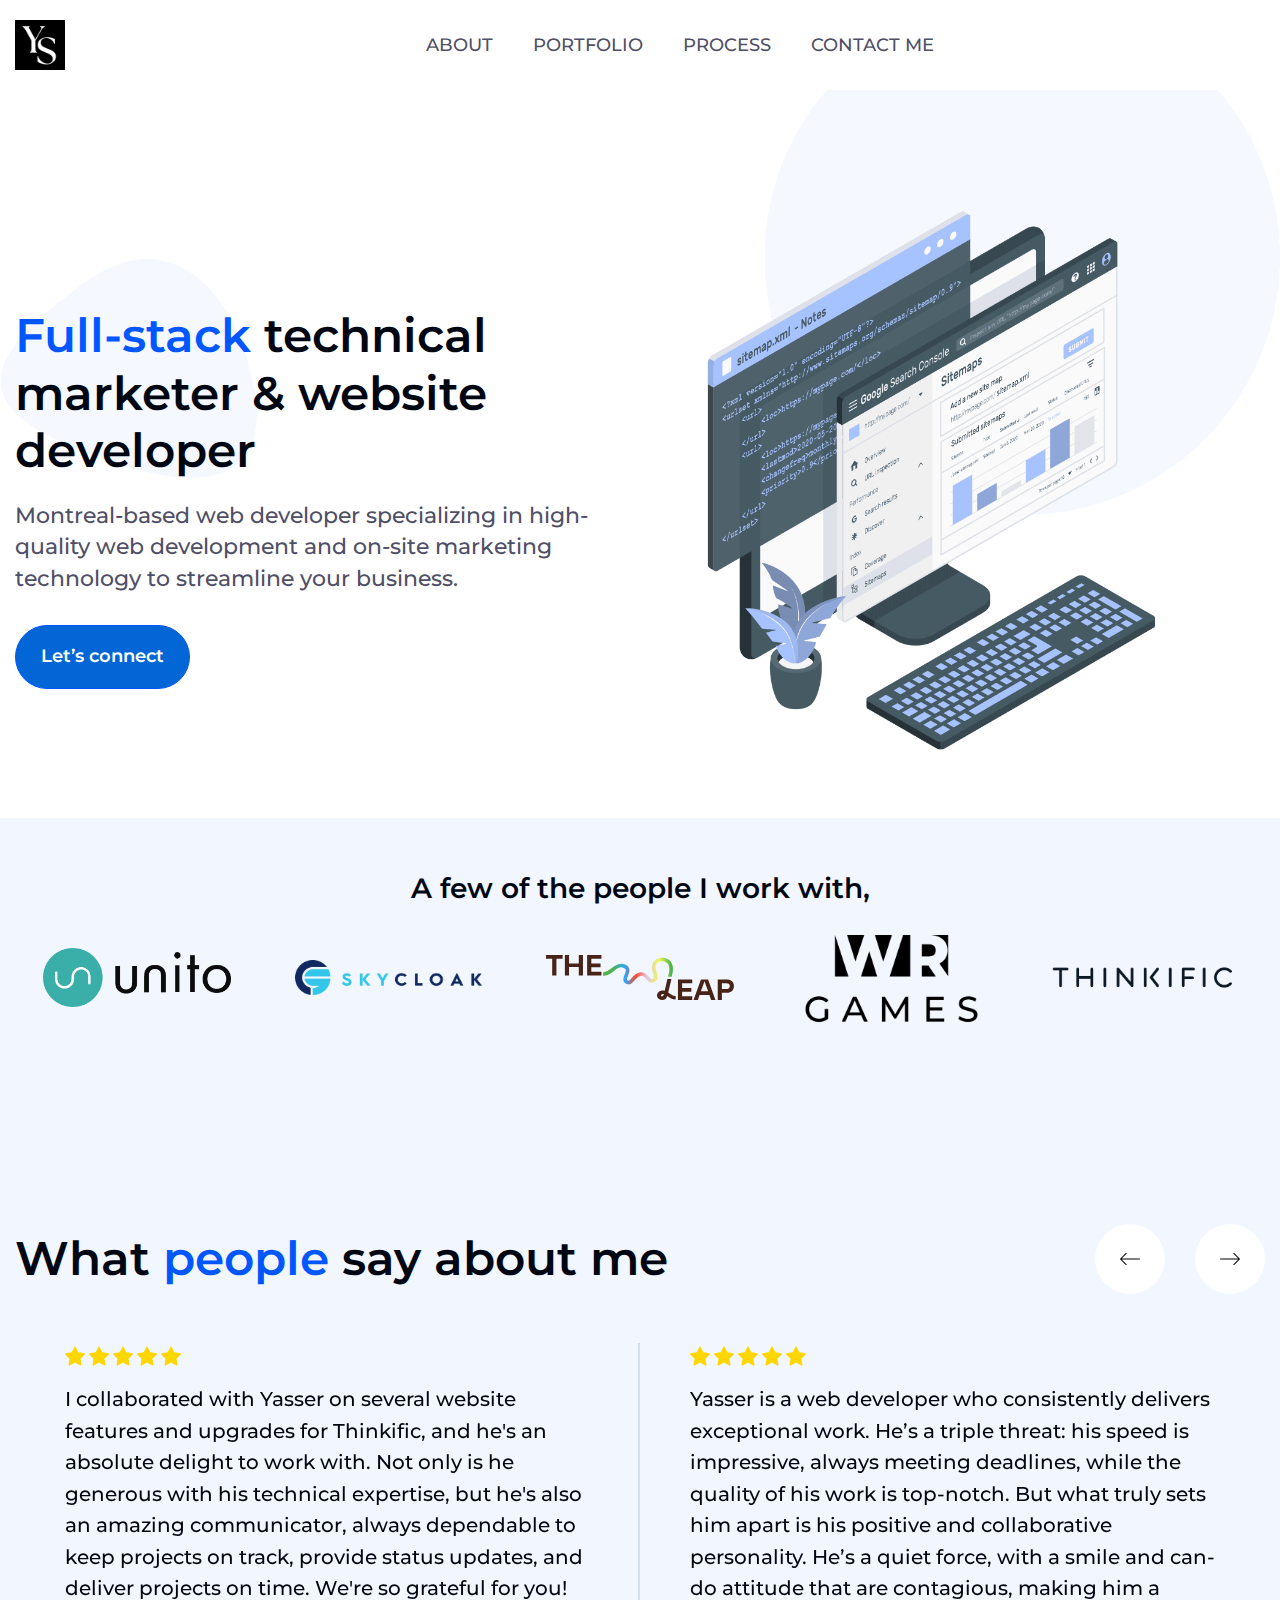
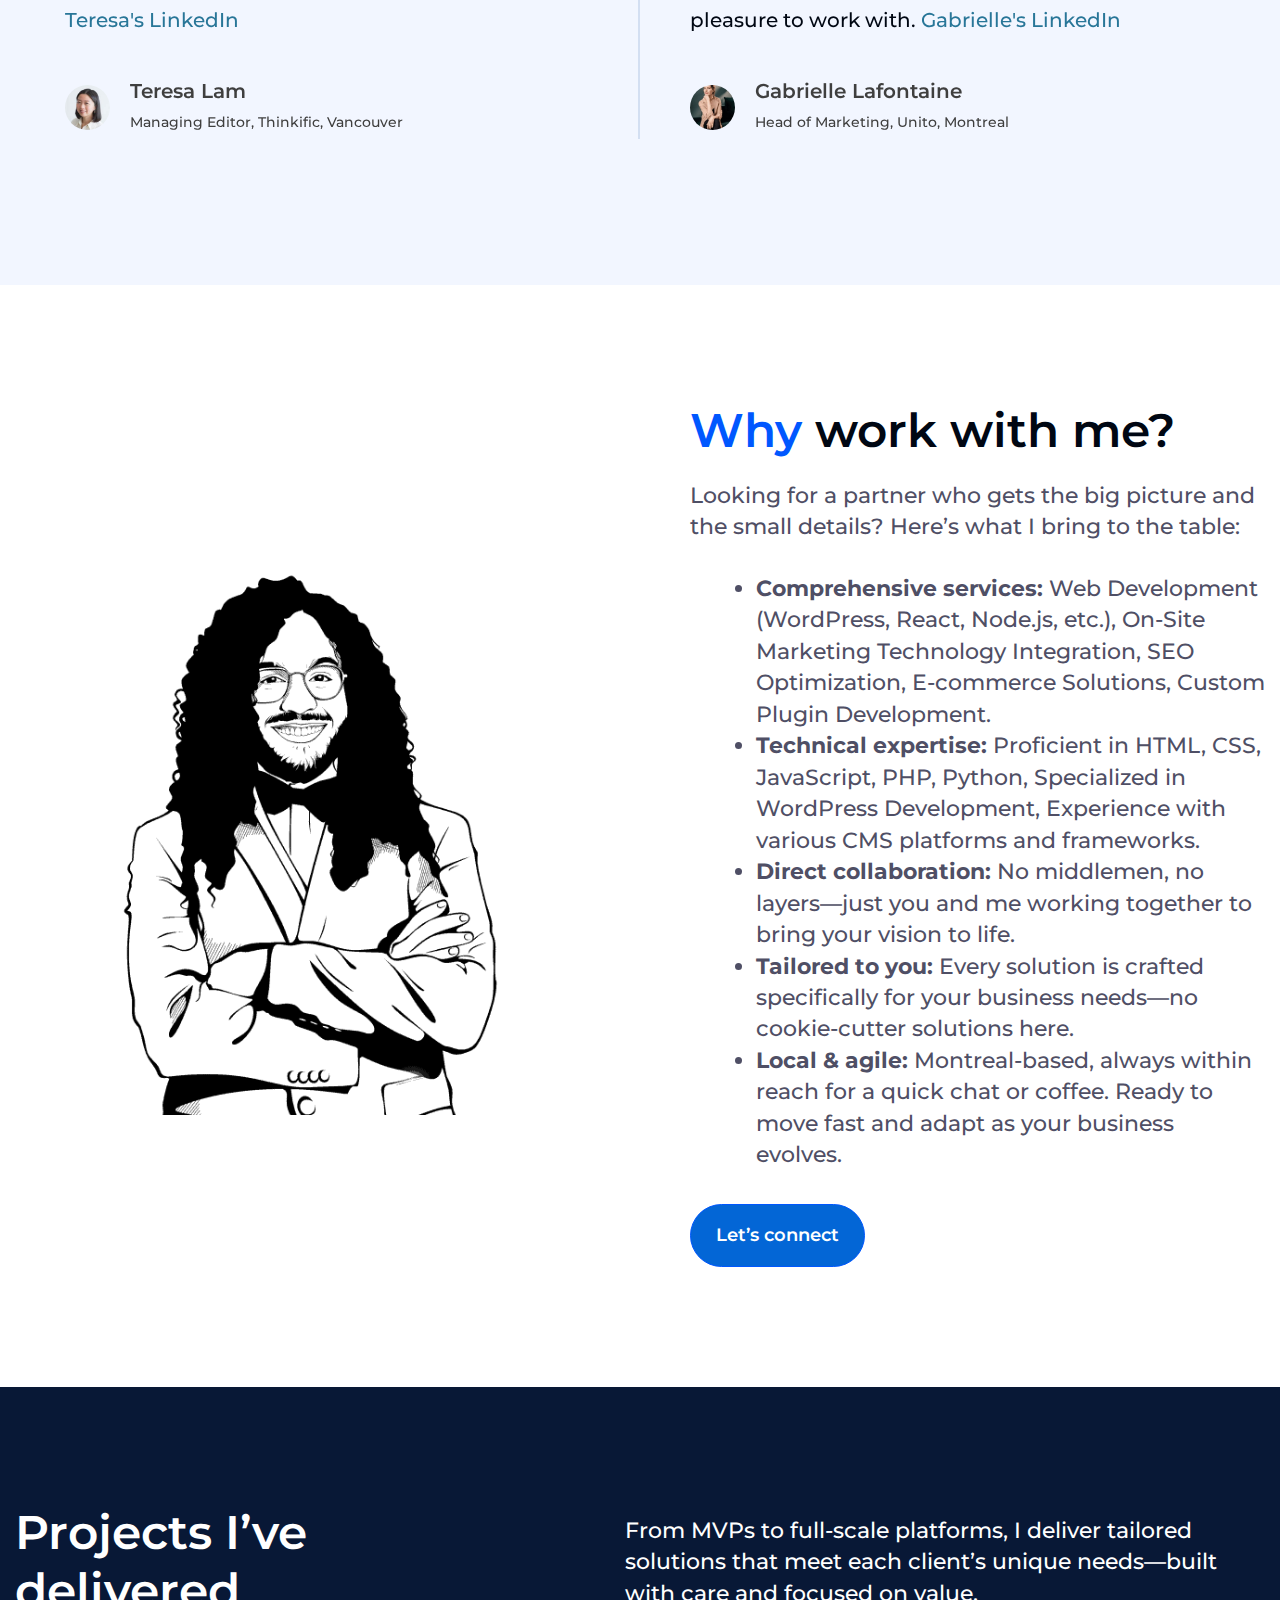
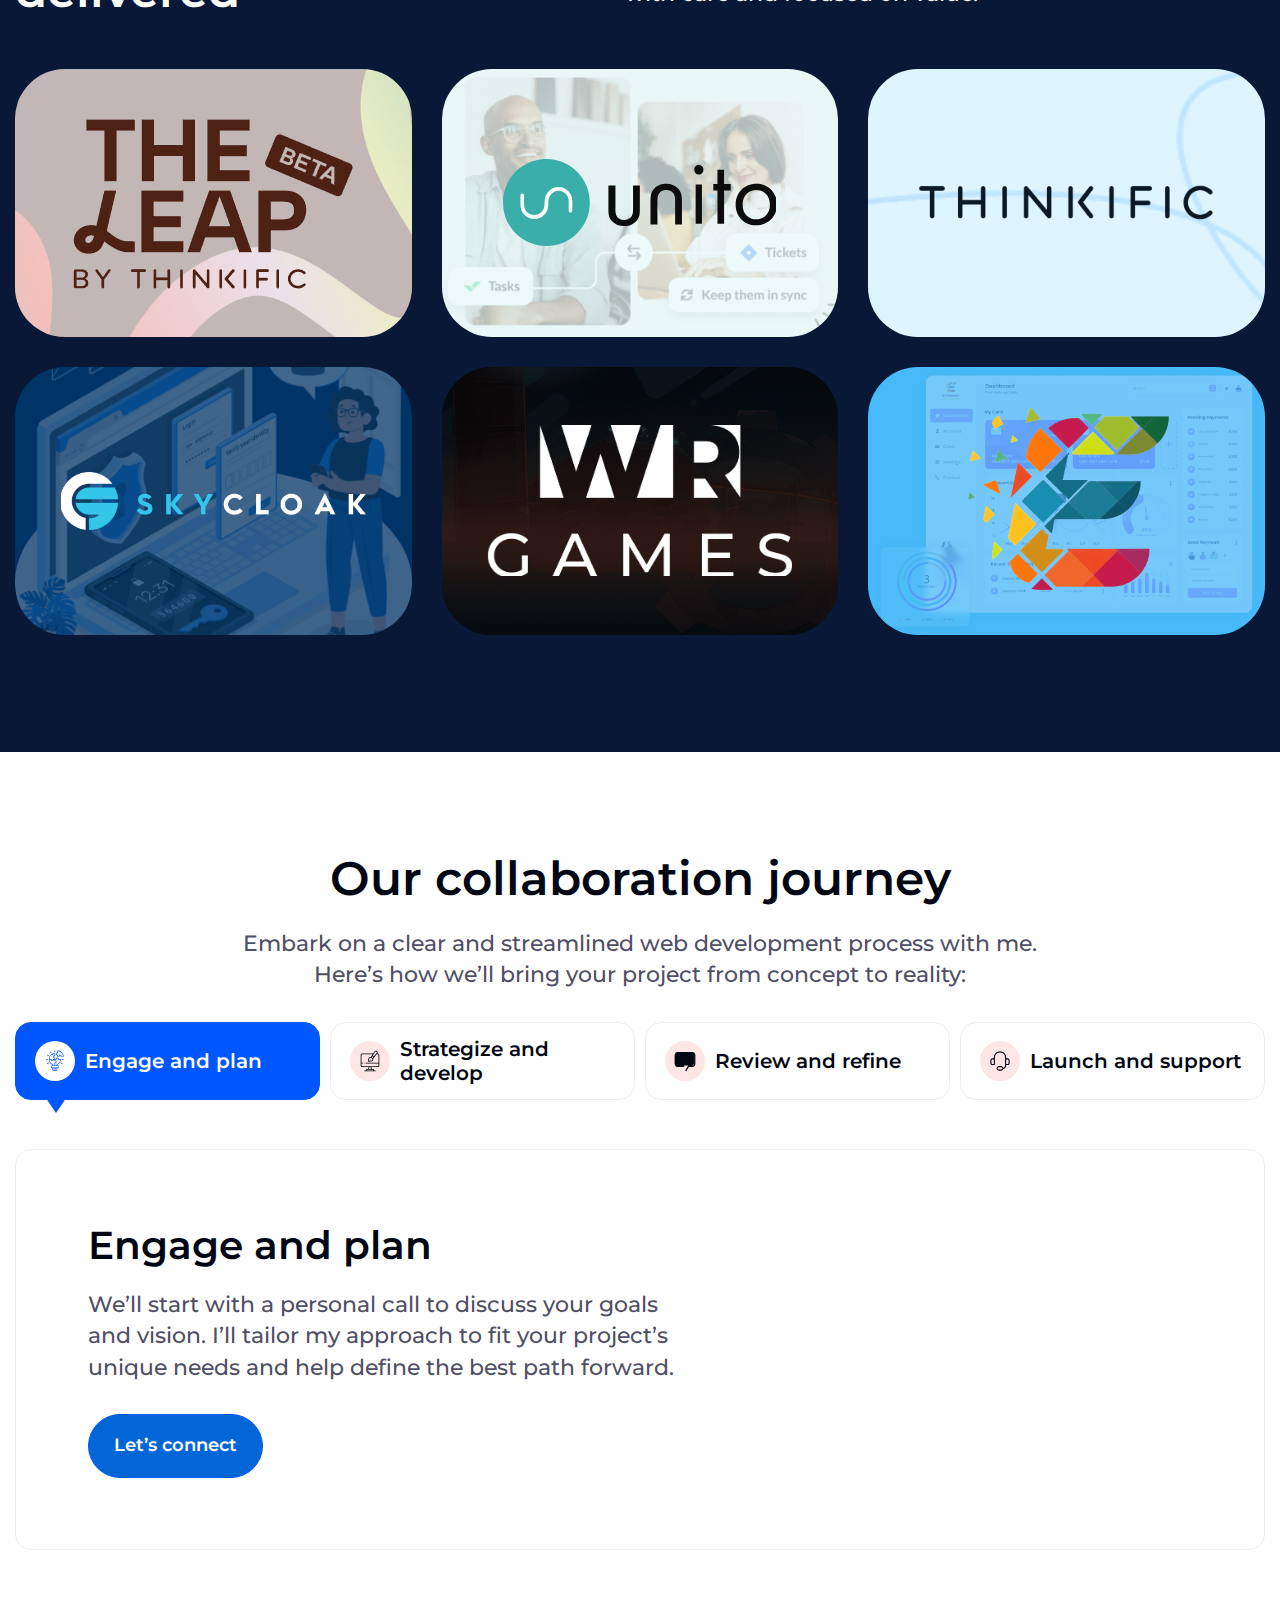
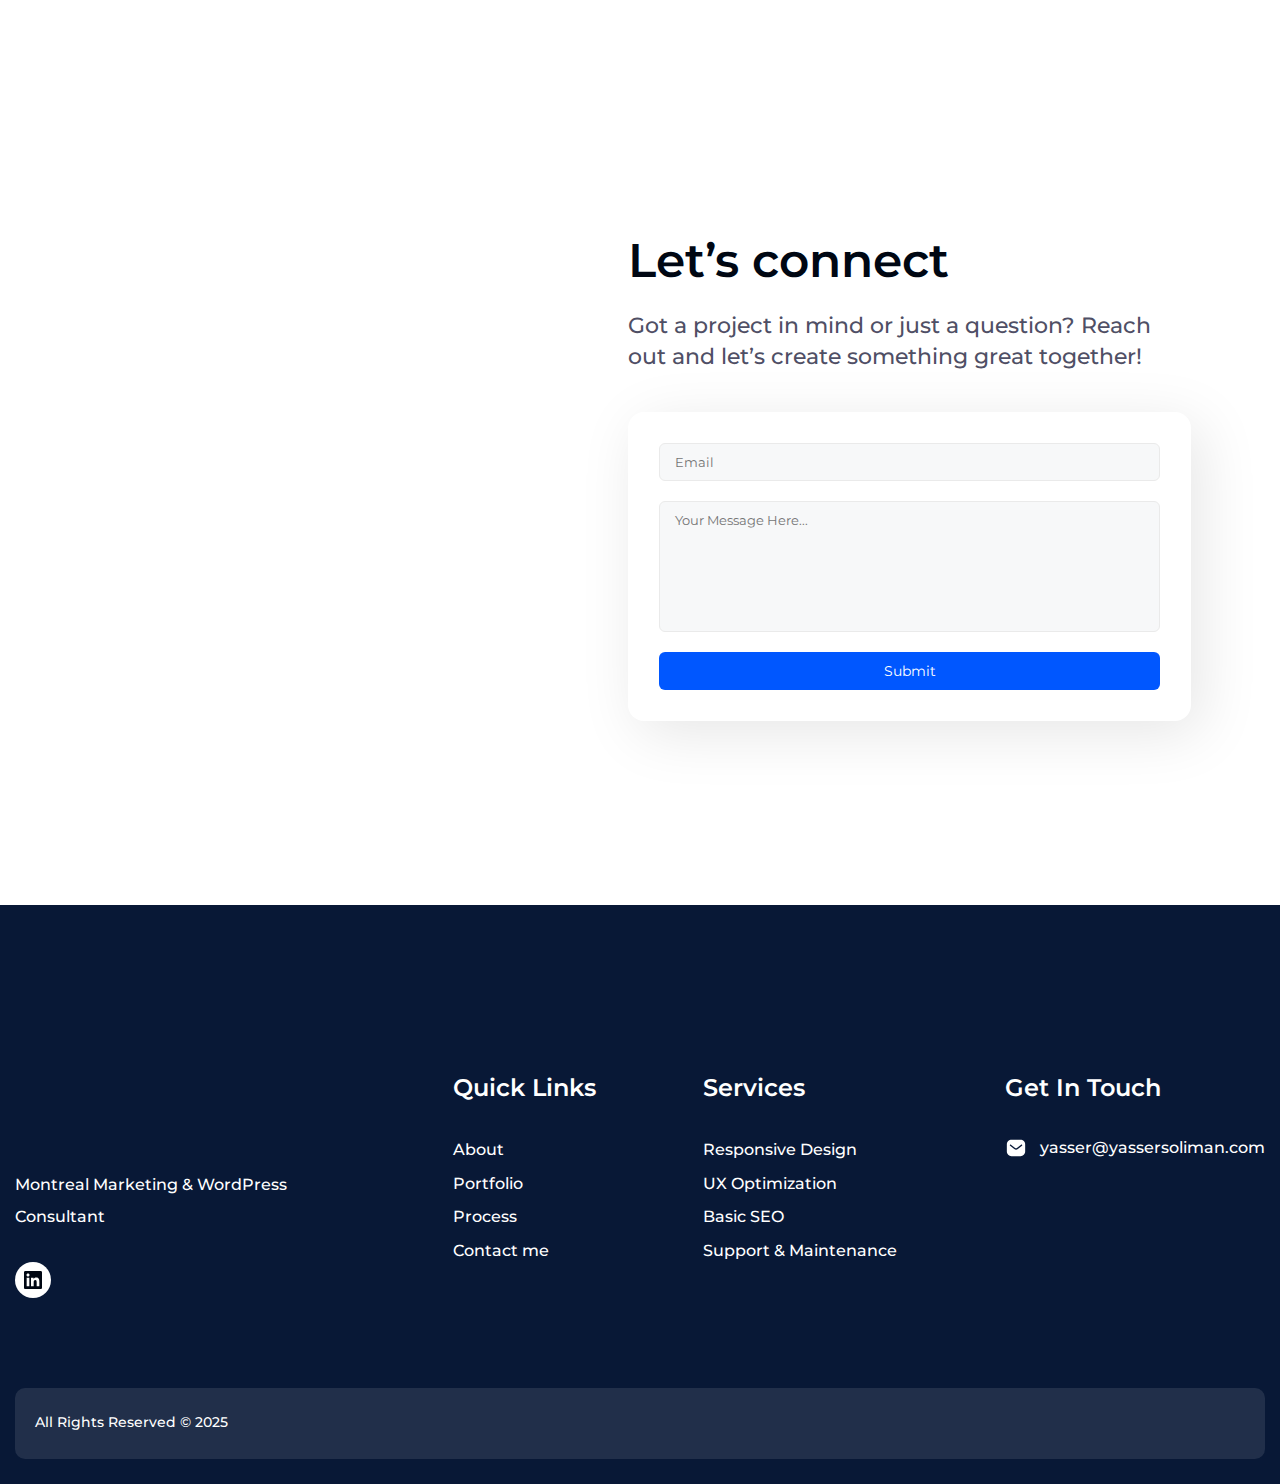
<file: index.html>
<!DOCTYPE html>
<html lang="en">

<head>
    <meta charset="UTF-8">
    <meta http-equiv="X-UA-Compatible" content="IE=edge">
    <meta name="viewport" content="width=device-width, initial-scale=1.0">
    <meta name="description" content="Full-stack technical marketer & website developer">


    <script src="js/font-loader.js"></script>
    <link rel="stylesheet" href="css/swiper-bundle.min.css">
    <link rel="stylesheet" href="css/main-styles.min.css">
    <title>Full-stack technical marketer & website developer</title>
</head>

<body>
    <button class="scroll-top-button" data-js-scroll-top-button aria-label="sroll page top">
        <span class="scroll-top-button__icon">
            <svg viewBox="0 0 330 512" aria-hidden="true" width="20" height="20"
			fill-rule="evenodd" clip-rule="evenodd" stroke-linejoin="round" stroke-miterlimit="1.414">
                <use xlink:href='img/icons/icons-sprite.svg#arrow-top'></use>
            </svg>
        </span>
    </button>
    <div class="wrapper">
        <header class="header">
            <div class="header__container">
                <a href="/" aria-label="Homepage link" class="header__logo"><img width="50" height="50"
                        src="img/main/logo-black.png" alt="logo"></a>
                <nav class='header-menu'>
                    <button type="button" class="header-menu__close-menu" aria-label="close menu">
                        <span class="header-menu__line header-menu__line-01"></span>
                        <span class="header-menu__line header-menu__line-02"></span>
                    </button>
                    <ul class='header-menu__list'>
                        <li class='header-menu__item'>
                            <a href='#about' data-scroll-link class='header-menu__link'>about</a>
                        </li>
                        <li class='header-menu__item'>
                            <a href='#portfolio' data-scroll-link class='header-menu__link'>portfolio</a>
                        </li>
                        <li class='header-menu__item'>
                            <a href='#process' data-scroll-link class='header-menu__link'>process</a>
                        </li>
                        <li class='header-menu__item'>
                            <a href='#contact' data-scroll-link class='header-menu__link'>contact me</a>
                        </li>
                    </ul>
                </nav>
                <button class='burger-menu' aria-label="open menu">
                    <span class='burger-menu__line burger-menu__line_1'></span>
                    <span class='burger-menu__line burger-menu__line_2'></span>
                    <span class='burger-menu__line burger-menu__line_3'></span>
                </button>
            </div>
        </header>
        <main class="page">
            <section class="hero" aria-labelledby="main-title">
                <div class="hero__container">
                    <div class="hero__info">
                        <h1 class="hero__title title" id="main-title">
                            <span>Full-stack</span> technical marketer & website developer
                        </h1>
                        <div class="hero__subtitle">
                            Montreal-based web developer specializing in high-quality web development and on-site
                            marketing technology to streamline
                            your business.
                        </div>
                        <a href="#contact" data-scroll-link class="hero__button button">Let’s connect</a>
                    </div>
                    <div class="hero__decor">
                        <img fetchpriority="high" width="615" height="615" src="img/hero/hero-decor.png"
                            alt="hero-image">
                    </div>
                </div>
            </section>
            <section class="partners" aria-labelledby="partners-title">
                <div class="partners__container">
                    <h2 class="partners__title" id="partners-title">A few of the people I work with,</h2>
                    <div class="partners__body">
                        <div class="partners__item">
                            <img loading="lazy" width="192" height="61" src="img/partners/partner_01.png" alt="partner">
                        </div>
                        <div class="partners__item">
                            <img loading="lazy" width="192" height="37" src="img/partners/partner_02.png" alt="partner">
                        </div>
                        <div class="partners__item">
                            <img loading="lazy" width="192" height="47" src="img/partners/partner_03.svg" alt="partner">
                        </div>
                        <div class="partners__item">
                            <img loading="lazy" width="192" height="94" src="img/partners/partner_04.png" alt="partner">
                        </div>
                        <div class="partners__item">
                            <img loading="lazy" width="192" height="35" src="img/partners/partner_05.webp"
                                alt="partner">
                        </div>
                    </div>
                </div>
            </section>
            <section class="reviews" aria-labelledby="reviews-title">
                <div class="reviews__container">
                    <div class="reviews__header header-reviews">
                        <h2 class="header-reviews__title title" id="reviews-title">What <span>people</span> say about me
                        </h2>
                        <div class="header-reviews__nav">
                            <button type="button" aria-label="prev-slide"
                                class="header-reviews__button header-reviews__button-prev">
                                <svg fill="none" height="20px" width="20px" viewBox="0 0 511.996 511.996">
                                    <use xlink:href='img/icons/icons-sprite.svg#next-arrow'></use>
                                </svg>
                            </button>
                            <button type="button" aria-label="next-slide"
                                class="header-reviews__button header-reviews__button-next">
                                <svg fill="none" height="20px" width="20px" viewBox="0 0 511.996 511.996">
                                    <use xlink:href='img/icons/icons-sprite.svg#next-arrow'></use>
                                </svg>
                            </button>
                        </div>
                    </div>
                    <div class="reviews__content content-reviews">
                        <div class="content-reviews__swiper swiper">
                            <div class="content-reviews__wrapper swiper-wrapper">
                                <div class="content-reviews__slide swiper-slide">
                                    <div class="content-reviews__rating">
                                        <div class="content-reviews__rating-item _active">
                                            <svg viewBox="0 0 46.354 46.354" fill="none" width="20" height="20">
                                                <use xlink:href='img/icons/icons-sprite.svg#rating-star'></use>
                                            </svg>
                                        </div>
                                        <div class="content-reviews__rating-item _active">
                                            <svg viewBox="0 0 46.354 46.354" fill="none" width="20" height="20">
                                                <use xlink:href='img/icons/icons-sprite.svg#rating-star'></use>
                                            </svg>
                                        </div>
                                        <div class="content-reviews__rating-item _active">
                                            <svg viewBox="0 0 46.354 46.354" fill="none" width="20" height="20">
                                                <use xlink:href='img/icons/icons-sprite.svg#rating-star'></use>
                                            </svg>
                                        </div>
                                        <div class="content-reviews__rating-item _active">
                                            <svg viewBox="0 0 46.354 46.354" fill="none" width="20" height="20">
                                                <use xlink:href='img/icons/icons-sprite.svg#rating-star'></use>
                                            </svg>
                                        </div>
                                        <div class="content-reviews__rating-item _active">
                                            <svg viewBox="0 0 46.354 46.354" fill="none" width="20" height="20">
                                                <use xlink:href='img/icons/icons-sprite.svg#rating-star'></use>
                                            </svg>
                                        </div>
                                    </div>
                                    <div class="content-reviews__text">
                                        I collaborated with Yasser on several website features and upgrades for
                                        Thinkific, and he's an absolute delight to work with. Not only is he generous
                                        with his technical
                                        expertise, but he's also an amazing communicator, always dependable to keep
                                        projects on track,
                                        provide status updates, and deliver projects on time. We're so grateful for you!
                                        <a class="content-reviews__link"
                                            href="https://www.linkedin.com/in/lam-teresa/">Teresa's LinkedIn</a>
                                    </div>
                                    <div class="content-reviews__footer">
                                        <div class="content-reviews__avatar">
                                            <img src="img/reviews/avatars/avatar_01.jpeg" width="45" height="45"
                                                loading="lazy" alt="avatar">
                                        </div>
                                        <div class="content-reviews__info">
                                            <div class="content-reviews__name">Teresa Lam</div>
                                            <div class="content-reviews__details">
                                                <span class="content-reviews__position">Managing Editor</span>,
                                                <span class="content-reviews__company">Thinkific</span>,
                                                <span class="content-reviews__location">Vancouver</span>
                                            </div>
                                        </div>
                                    </div>
                                </div>
                                <div class="content-reviews__slide swiper-slide">
                                    <div class="content-reviews__rating">
                                        <div class="content-reviews__rating-item _active">
                                            <svg viewBox="0 0 46.354 46.354" fill="none" width="20" height="20">
                                                <use xlink:href='img/icons/icons-sprite.svg#rating-star'></use>
                                            </svg>
                                        </div>
                                        <div class="content-reviews__rating-item _active">
                                            <svg viewBox="0 0 46.354 46.354" fill="none" width="20" height="20">
                                                <use xlink:href='img/icons/icons-sprite.svg#rating-star'></use>
                                            </svg>
                                        </div>
                                        <div class="content-reviews__rating-item _active">
                                            <svg viewBox="0 0 46.354 46.354" fill="none" width="20" height="20">
                                                <use xlink:href='img/icons/icons-sprite.svg#rating-star'></use>
                                            </svg>
                                        </div>
                                        <div class="content-reviews__rating-item _active">
                                            <svg viewBox="0 0 46.354 46.354" fill="none" width="20" height="20">
                                                <use xlink:href='img/icons/icons-sprite.svg#rating-star'></use>
                                            </svg>
                                        </div>
                                        <div class="content-reviews__rating-item _active">
                                            <svg viewBox="0 0 46.354 46.354" fill="none" width="20" height="20">
                                                <use xlink:href='img/icons/icons-sprite.svg#rating-star'></use>
                                            </svg>
                                        </div>
                                    </div>
                                    <div class="content-reviews__text">
                                        Yasser is a web developer who consistently delivers exceptional work. He’s
                                        a triple threat: his speed is impressive, always meeting deadlines, while the
                                        quality of his
                                        work is top-notch. But what truly sets him apart is his positive and
                                        collaborative personality.
                                        He’s a quiet force, with a smile and can-do attitude that are contagious, making
                                        him a pleasure
                                        to work with.
                                        <a class="content-reviews__link"
                                            href="https://www.linkedin.com/in/gablafontaine/">Gabrielle's LinkedIn</a>
                                    </div>
                                    <div class="content-reviews__footer">
                                        <div class="content-reviews__avatar">
                                            <img src="img/reviews/avatars/avatar_02.jpg" width="45" height="45"
                                                loading="lazy" alt="avatar">
                                        </div>
                                        <div class="content-reviews__info">
                                            <div class="content-reviews__name">Gabrielle Lafontaine</div>
                                            <div class="content-reviews__details">
                                                <span class="content-reviews__position">Head of Marketing</span>,
                                                <span class="content-reviews__company">Unito</span>,
                                                <span class="content-reviews__location">Montreal</span>
                                            </div>
                                        </div>
                                    </div>
                                </div>
                                <div class="content-reviews__slide swiper-slide">
                                    <div class="content-reviews__rating">
                                        <div class="content-reviews__rating-item _active">
                                            <svg viewBox="0 0 46.354 46.354" fill="none" width="20" height="20">
                                                <use xlink:href='img/icons/icons-sprite.svg#rating-star'></use>
                                            </svg>
                                        </div>
                                        <div class="content-reviews__rating-item _active">
                                            <svg viewBox="0 0 46.354 46.354" fill="none" width="20" height="20">
                                                <use xlink:href='img/icons/icons-sprite.svg#rating-star'></use>
                                            </svg>
                                        </div>
                                        <div class="content-reviews__rating-item _active">
                                            <svg viewBox="0 0 46.354 46.354" fill="none" width="20" height="20">
                                                <use xlink:href='img/icons/icons-sprite.svg#rating-star'></use>
                                            </svg>
                                        </div>
                                        <div class="content-reviews__rating-item _active">
                                            <svg viewBox="0 0 46.354 46.354" fill="none" width="20" height="20">
                                                <use xlink:href='img/icons/icons-sprite.svg#rating-star'></use>
                                            </svg>
                                        </div>
                                        <div class="content-reviews__rating-item _active">
                                            <svg viewBox="0 0 46.354 46.354" fill="none" width="20" height="20">
                                                <use xlink:href='img/icons/icons-sprite.svg#rating-star'></use>
                                            </svg>
                                        </div>
                                    </div>
                                    <div class="content-reviews__text">
                                        Working with Yasser on my website project is an outstanding experience so
                                        far. His expertise, creativity, and dedication to meeting my needs exceeded my
                                        expectations.
                                        Highly recommended for any web development needs!
                                        <a class="content-reviews__link"
                                            href="https://www.linkedin.com/in/maxpetroff/">Max's LinkedIn</a>
                                    </div>
                                    <div class="content-reviews__footer">
                                        <div class="content-reviews__avatar">
                                            <img src="img/reviews/avatars/avatar_03.jpeg" width="45" height="45"
                                                loading="lazy" alt="avatar">
                                        </div>
                                        <div class="content-reviews__info">
                                            <div class="content-reviews__name">Max Petroff</div>
                                            <div class="content-reviews__details">
                                                <span class="content-reviews__position">CoFounder &amp; BizDev</span>,
                                                <span class="content-reviews__company">WoodRunner Games</span>,
                                                <span class="content-reviews__location">Montreal</span>
                                            </div>
                                        </div>
                                    </div>
                                </div>
                                <div class="content-reviews__slide swiper-slide">
                                    <div class="content-reviews__rating">
                                        <div class="content-reviews__rating-item _active">
                                            <svg viewBox="0 0 46.354 46.354" fill="none" width="20" height="20">
                                                <use xlink:href='img/icons/icons-sprite.svg#rating-star'></use>
                                            </svg>
                                        </div>
                                        <div class="content-reviews__rating-item _active">
                                            <svg viewBox="0 0 46.354 46.354" fill="none" width="20" height="20">
                                                <use xlink:href='img/icons/icons-sprite.svg#rating-star'></use>
                                            </svg>
                                        </div>
                                        <div class="content-reviews__rating-item _active">
                                            <svg viewBox="0 0 46.354 46.354" fill="none" width="20" height="20">
                                                <use xlink:href='img/icons/icons-sprite.svg#rating-star'></use>
                                            </svg>
                                        </div>
                                        <div class="content-reviews__rating-item _active">
                                            <svg viewBox="0 0 46.354 46.354" fill="none" width="20" height="20">
                                                <use xlink:href='img/icons/icons-sprite.svg#rating-star'></use>
                                            </svg>
                                        </div>
                                        <div class="content-reviews__rating-item _active">
                                            <svg viewBox="0 0 46.354 46.354" fill="none" width="20" height="20">
                                                <use xlink:href='img/icons/icons-sprite.svg#rating-star'></use>
                                            </svg>
                                        </div>
                                    </div>
                                    <div class="content-reviews__text">
                                        Yasser, you're fantastic! Your expertise in marketing and landing pages
                                        was a game-changer to understand how to properly present my copy, and your
                                        consultations were
                                        spot-on. Thanks to you, we have on average 35% of visitors wanting to signup for
                                        our services.
                                        You also gave me prompt access to everything, allowing me time for customization
                                        on launch day.
                                        Finally, You tackled every challenge with a smile and infectious humor, making
                                        the process
                                        enjoyable. Your passion for your work truly shines through – thanks for
                                        everything!
                                        <a class="content-reviews__link"
                                            href="https://www.linkedin.com/in/gumol/">Guilliano's LinkedIn</a>
                                    </div>
                                    <div class="content-reviews__footer">
                                        <div class="content-reviews__avatar">
                                            <img src="img/reviews/avatars/avatar_04.jpeg" width="45" height="45"
                                                loading="lazy" alt="avatar">
                                        </div>
                                        <div class="content-reviews__info">
                                            <div class="content-reviews__name">Guilliano Molaire</div>
                                            <div class="content-reviews__details">
                                                <span class="content-reviews__position">CEO</span>,
                                                <span class="content-reviews__company">SkyCloak</span>,
                                                <span class="content-reviews__location">Montreal</span>
                                            </div>
                                        </div>
                                    </div>
                                </div>
                                <div class="content-reviews__slide swiper-slide">
                                    <div class="content-reviews__rating">
                                        <div class="content-reviews__rating-item _active">
                                            <svg viewBox="0 0 46.354 46.354" fill="none" width="20" height="20">
                                                <use xlink:href='img/icons/icons-sprite.svg#rating-star'></use>
                                            </svg>
                                        </div>
                                        <div class="content-reviews__rating-item _active">
                                            <svg viewBox="0 0 46.354 46.354" fill="none" width="20" height="20">
                                                <use xlink:href='img/icons/icons-sprite.svg#rating-star'></use>
                                            </svg>
                                        </div>
                                        <div class="content-reviews__rating-item _active">
                                            <svg viewBox="0 0 46.354 46.354" fill="none" width="20" height="20">
                                                <use xlink:href='img/icons/icons-sprite.svg#rating-star'></use>
                                            </svg>
                                        </div>
                                        <div class="content-reviews__rating-item _active">
                                            <svg viewBox="0 0 46.354 46.354" fill="none" width="20" height="20">
                                                <use xlink:href='img/icons/icons-sprite.svg#rating-star'></use>
                                            </svg>
                                        </div>
                                        <div class="content-reviews__rating-item _active">
                                            <svg viewBox="0 0 46.354 46.354" fill="none" width="20" height="20">
                                                <use xlink:href='img/icons/icons-sprite.svg#rating-star'></use>
                                            </svg>
                                        </div>
                                    </div>
                                    <div class="content-reviews__text">
                                        Yasser has proved to be a reliable dev to contract to. He always delivers
                                        and has an excellent bedside manner. Working with Yasser makes me look good.
                                        <a class="content-reviews__link"
                                            href="https://www.linkedin.com/in/jerturowetz/">Jeremy's LinkedIn</a>
                                    </div>
                                    <div class="content-reviews__footer">
                                        <div class="content-reviews__avatar">
                                            <img src="img/reviews/avatars/avatar_05.jpeg" width="45" height="45"
                                                loading="lazy" alt="avatar">
                                        </div>
                                        <div class="content-reviews__info">
                                            <div class="content-reviews__name">Jeremy Turowetz</div>
                                            <div class="content-reviews__details">
                                                <span class="content-reviews__position">Senior Marketing Tech
                                                    Lead</span>,
                                                <span class="content-reviews__company">Unito</span>,
                                                <span class="content-reviews__location">Montreal</span>
                                            </div>
                                        </div>
                                    </div>
                                </div>
                                <div class="content-reviews__slide swiper-slide">
                                    <div class="content-reviews__rating">
                                        <div class="content-reviews__rating-item _active">
                                            <svg viewBox="0 0 46.354 46.354" fill="none" width="20" height="20">
                                                <use xlink:href='img/icons/icons-sprite.svg#rating-star'></use>
                                            </svg>
                                        </div>
                                        <div class="content-reviews__rating-item _active">
                                            <svg viewBox="0 0 46.354 46.354" fill="none" width="20" height="20">
                                                <use xlink:href='img/icons/icons-sprite.svg#rating-star'></use>
                                            </svg>
                                        </div>
                                        <div class="content-reviews__rating-item _active">
                                            <svg viewBox="0 0 46.354 46.354" fill="none" width="20" height="20">
                                                <use xlink:href='img/icons/icons-sprite.svg#rating-star'></use>
                                            </svg>
                                        </div>
                                        <div class="content-reviews__rating-item _active">
                                            <svg viewBox="0 0 46.354 46.354" fill="none" width="20" height="20">
                                                <use xlink:href='img/icons/icons-sprite.svg#rating-star'></use>
                                            </svg>
                                        </div>
                                        <div class="content-reviews__rating-item _active">
                                            <svg viewBox="0 0 46.354 46.354" fill="none" width="20" height="20">
                                                <use xlink:href='img/icons/icons-sprite.svg#rating-star'></use>
                                            </svg>
                                        </div>
                                    </div>
                                    <div class="content-reviews__text">
                                        Yasser is our go to developer for all our web projects, big or small. He
                                        works efficiently, provides regular communication, and produces high-quality
                                        work.
                                        <a class="content-reviews__link"
                                            href="https://www.linkedin.com/in/keanenbuckley/">Keanen's LinkedIn</a>
                                    </div>
                                    <div class="content-reviews__footer">
                                        <div class="content-reviews__avatar">
                                            <img src="img/reviews/avatars/avatar_06.jpeg" width="45" height="45"
                                                loading="lazy" alt="avatar">
                                        </div>
                                        <div class="content-reviews__info">
                                            <div class="content-reviews__name">Keanen Buckley</div>
                                            <div class="content-reviews__details">
                                                <span class="content-reviews__position">Marketing Strategist</span>,
                                                <span class="content-reviews__company">TheLeap</span>,
                                                <span class="content-reviews__location">Vancouver</span>
                                            </div>
                                        </div>
                                    </div>
                                </div>
                            </div>
                        </div>
                    </div>
                </div>
            </section>
            <section class="why-me" id="about" data-menu-selected-section aria-labelledby="why-me-title">
                <div class="why-me__container">
                    <div class="why-me__decor">
                        <img src="img/why-me/why-me__image_01.png" width="585" height="571" loading="lazy"
                            alt="why me image">
                    </div>
                    <div class="why-me__body">
                        <h2 class="why-me__title title" id="why-me-title"><span>Why</span> work with me?</h2>
                        <div class="why-me__subtitle">
                            Looking for a partner who gets the big picture and the small details? Here’s what I bring to
                            the table:
                        </div>
                        <ul class="why-me__list">
                            <li class="why-me__item">
                                <strong>Comprehensive services:</strong> Web Development (WordPress, React, Node.js,
                                etc.), On-Site Marketing Technology Integration, SEO
                                Optimization, E-commerce Solutions, Custom Plugin Development.
                            </li>
                            <li class="why-me__item">
                                <strong>Technical expertise:</strong> Proficient in HTML, CSS, JavaScript, PHP, Python,
                                Specialized in WordPress Development, Experience with various CMS
                                platforms and frameworks.
                            </li>
                            <li class="why-me__item">
                                <strong>Direct collaboration:</strong> No middlemen, no layers—just you and me working
                                together to bring your vision to life.
                            </li>
                            <li class="why-me__item">
                                <strong>Tailored to you:</strong> Every solution is crafted specifically for your
                                business needs—no cookie-cutter solutions here.
                            </li>
                            <li class="why-me__item">
                                <strong>Local & agile:</strong> Montreal-based, always within reach for a quick chat or
                                coffee. Ready to move fast and adapt as your business evolves.
                            </li>
                        </ul>
                        <a href="#contact" data-scroll-link class="why-me__button button">Let’s connect</a>
                    </div>
                </div>
            </section>
            <section class="projects" id="portfolio" data-menu-selected-section aria-labelledby="projects-title">
                <div class="projects__container">
                    <div class="projects__header header-projects">
                        <h2 class="header-projects__title title" id="projects-title">Projects I’ve delivered</h2>
                        <div class="header-projects__subtitle">
                            From MVPs to full-scale platforms, I deliver tailored solutions that meet each client’s
                            unique needs—built with care and
                            focused on value.
                        </div>
                    </div>
                    <div class="projects__cards">
                        <article class="projects__card projects__card-back-01">
                            <div class="projects__back ibg">
                                <img src="img/projects/backs/projects-back__01.png" width="406" height="250"
                                    loading="lazy" alt="projects-back">
                            </div>
                            <div class="projects__logo">
                                <img src="img/projects/logos/projects-logo__01.png" width="284" height="172"
                                    loading="lazy" alt="projects-logo">
                            </div>
                            <div class="projects__hover">
                                <h3 class="projects__text"><strong>
                                        Effortlessly start your online business with this AI
                                        platform, simplifying product creation, sales, and delivery.
                                    </strong></h3>
                                <a href="https://www.theleap.co/" target="_blank" class="projects__button button">Check
                                    it out!</a>
                            </div>
                        </article>
                        <article class="projects__card projects__card-back-02">
                            <div class="projects__back ibg">
                                <img src="img/projects/backs/projects-back__02.png" width="406" height="250"
                                    loading="lazy" alt="projects-back">
                            </div>
                            <div class="projects__logo">
                                <img src="img/projects/logos/projects-logo__02.svg" width="273" height="87"
                                    loading="lazy" alt="projects-logo">
                            </div>
                            <div class="projects__hover">
                                <h3 class="projects__text"><strong>
                                        Boost productivity and teamwork with seamless two-way
                                        integrations of top business tools.
                                    </strong></h3>
                                <a href="https://unito.io/" target="_blank" class="projects__button button">Check it
                                    out!</a>
                            </div>
                        </article>
                        <article class="projects__card projects__card-back-03">
                            <div class="projects__back ibg">
                                <img src="img/projects/backs/projects-back__03.png" width="406" height="250"
                                    loading="lazy" alt="projects-back">
                            </div>
                            <div class="projects__logo">
                                <img src="img/projects/logos/projects-logo__03.webp" width="305" height="55"
                                    loading="lazy" alt="projects-logo">
                            </div>
                            <div class="projects__hover">
                                <h3 class="projects__text"><strong>All-in-one platform to create, market, and sell
                                        online courses.</strong></h3>
                                <a href="https://www.thinkific.com/" target="_blank"
                                    class="projects__button button">Check it out!</a>
                            </div>
                        </article>
                        <article class="projects__card projects__card-back-04">
                            <div class="projects__back ibg">
                                <img src="img/projects/backs/projects-back__04.png" width="406" height="250"
                                    loading="lazy" alt="projects-back">
                            </div>
                            <div class="projects__logo">
                                <img src="img/projects/logos/projects-logo__04.webp" width="305" height="58"
                                    loading="lazy" alt="projects-logo">
                            </div>
                            <div class="projects__hover">
                                <h3 class="projects__text"><strong>Managed Keycloak hosting for secure, scalable
                                        identity management with robust support and high availability.</strong></h3>
                                <a href="https://skycloak.io/" target="_blank" class="projects__button button">Check it
                                    out!</a>
                            </div>
                        </article>
                        <article class="projects__card projects__card-back-05">
                            <div class="projects__back ibg">
                                <img src="img/projects/backs/projects-back__05.png" width="406" height="250"
                                    loading="lazy" alt="projects-back">
                            </div>
                            <div class="projects__logo">
                                <img src="img/projects/logos/projects-logo__05.png" width="305" height="151"
                                    loading="lazy" alt="projects-logo">
                            </div>
                            <div class="projects__hover">
                                <h3 class="projects__text"><strong>Montreal indie game studio creating Croak, a unique
                                        platforming adventure.</strong></h3>
                                <a href="https://woodrunnergames.com/" target="_blank"
                                    class="projects__button button">Check it out!</a>
                            </div>
                        </article>
                        <article class="projects__card projects__card-back-06">
                            <div class="projects__back ibg">
                                <img src="img/projects/backs/projects-back__06.png" width="406" height="250"
                                    loading="lazy" alt="projects-back">
                            </div>
                            <div class="projects__logo">
                                <img src="img/projects/logos/projects-logo__06.png" width="220" height="220"
                                    loading="lazy" alt="projects-logo">
                            </div>
                            <div class="projects__hover">
                                <h3 class="projects__text"><strong>AI-driven financial solutions designed to simplify
                                        and enhance financial processes and decision-making.</strong></h3>
                                <a href="http://ezfinance.ai/" target="_blank" class="projects__button button">Check it
                                    out!</a>
                            </div>
                        </article>
                    </div>
                </div>
            </section>
            <section class="collaboration-journey" id="process" data-menu-selected-section aria-labelledby="collaboration-journey-title">
                <div class="collaboration-journey__container">
                    <div class="collaboration-journey__header header-collaboration-journey">
                        <h2 class="header-collaboration-journey__title title" id="collaboration-journey-title">Our collaboration journey</h2>
                        <div class="header-collaboration-journey__subtitle">Embark on a clear and streamlined web
                            development process with me. Here’s how we’ll bring your project from concept to
                            reality:
                        </div>
                    </div>
                    <div class="collaboration-journey__body" data-filter>
                        <div class="collaboration-journey__nav nav-collaboration-journey">
                            <button type="button" aria-label="Engage and plan"
                                class="nav-collaboration-journey__item _active" data-filter-category="engage-plan">
                                <span class="nav-collaboration-journey__icon">
                                    <svg fill="none" viewBox="0 0 34 34" height="24" width="24">
                                        <use xlink:href='img/icons/icons-sprite.svg#nav-collaboration-journey-01'></use>
                                    </svg>
                                </span>
                                <span class="nav-collaboration-journey__text">
                                    Engage and plan
                                </span>

                            </button>
                            <button type="button" aria-label="Strategize and develop"
                                class="nav-collaboration-journey__item" data-filter-category="strategize">
                                <span class="nav-collaboration-journey__icon">
                                    <svg fill="none" viewBox="0 0 34 34" height="24" width="24">
                                        <use xlink:href='img/icons/icons-sprite.svg#nav-collaboration-journey-02'></use>
                                    </svg>
                                </span>
                                <span class="nav-collaboration-journey__text">
                                    Strategize and develop
                                </span>

                            </button>
                            <button type="button" aria-label="Review and refine" class="nav-collaboration-journey__item"
                                data-filter-category="review-refine">
                                <span class="nav-collaboration-journey__icon">
                                    <svg fill="none" viewBox="0 0 32 32" height="24" width="24">
                                        <use xlink:href='img/icons/icons-sprite.svg#nav-collaboration-journey-03'></use>
                                    </svg>
                                </span>
                                <span class="nav-collaboration-journey__text">
                                    Review and refine
                                </span>

                            </button>
                            <button type="button" aria-label="Launch and support"
                                class="nav-collaboration-journey__item" data-filter-category="launch-support">
                                <span class="nav-collaboration-journey__icon">
                                    <svg fill="none" viewBox="0 0 33 33" height="24" width="24">
                                        <use xlink:href='img/icons/icons-sprite.svg#nav-collaboration-journey-04'></use>
                                    </svg>
                                </span>
                                <span class="nav-collaboration-journey__text">
                                    Launch and support
                                </span>

                            </button>
                        </div>
                        <div class="collaboration-journey__content content-collaboration-journey">
                            <article class="content-collaboration-journey__item _show"
                                data-filter-content="engage-plan">
                                <div class="content-collaboration-journey__info">
                                    <h3 class="content-collaboration-journey__title">
                                        Engage and plan
                                    </h3>
                                    <div class="content-collaboration-journey__subtitle">
                                        We’ll start with a personal
                                        call to discuss your goals and vision. I’ll tailor my approach to fit your
                                        project’s unique
                                        needs and help define the best path forward.
                                    </div>
                                    <a href="#contact" data-scroll-link
                                        class="content-collaboration-journey__button button">
                                        Let’s
                                        connect
                                    </a>
                                </div>
                                <div class="content-collaboration-journey__decor">
                                    <img src="img/collaboration-journey/collaboration-journey-image_01.png" width="480"
                                        height="318" loading="lazy" alt="collaboration-journey-image">
                                </div>
                            </article>
                            <article class="content-collaboration-journey__item" data-filter-content="strategize">
                                <div class="content-collaboration-journey__info">
                                    <h3 class="content-collaboration-journey__title">
                                        Strategize and develop
                                    </h3>
                                    <div class="content-collaboration-journey__subtitle">
                                        I’ll map out a clear plan, from layout wireframes to content guidance. Need
                                        expert design or copy? I’ll refer trusted
                                        local talent. My process is flexible, adapting to your needs.
                                    </div>
                                    <a href="#contact" data-scroll-link
                                        class="content-collaboration-journey__button button">
                                        Let’s
                                        connect
                                    </a>
                                </div>
                                <div class="content-collaboration-journey__decor">
                                    <img src="img/collaboration-journey/collaboration-journey-image_02.png" width="480"
                                        height="358" loading="lazy" alt="collaboration-journey-image">
                                </div>
                            </article>
                            <article class="content-collaboration-journey__item" data-filter-content="review-refine">
                                <div class="content-collaboration-journey__info">
                                    <h3 class="content-collaboration-journey__title">
                                        Review and refine
                                    </h3>
                                    <div class="content-collaboration-journey__subtitle">
                                        I create basic design mockups, and together we’ll iterate based on your
                                        feedback. This step ensures the look and feel
                                        align with your vision and goals.
                                    </div>
                                    <a href="#contact" data-scroll-link
                                        class="content-collaboration-journey__button button">
                                        Let’s
                                        connect
                                    </a>
                                </div>
                                <div class="content-collaboration-journey__decor">
                                    <img src="img/collaboration-journey/collaboration-journey-image_03.png" width="406"
                                        height="361" loading="lazy" alt="collaboration-journey-image">
                                </div>
                            </article>
                            <article class="content-collaboration-journey__item" data-filter-content="launch-support">
                                <div class="content-collaboration-journey__info">
                                    <h3 class="content-collaboration-journey__title">
                                        Launch and support
                                    </h3>
                                    <div class="content-collaboration-journey__subtitle">
                                        I’ll bring your site to life in WordPress, optimized for ease of use. After
                                        launch, I’m here for updates and
                                        improvements, making sure your site grows as your business does.
                                    </div>
                                    <a href="#contact" data-scroll-link
                                        class="content-collaboration-journey__button button">
                                        Let’s
                                        connect
                                    </a>
                                </div>
                                <div class="content-collaboration-journey__decor">
                                    <img src="img/collaboration-journey/collaboration-journey-image_04.png" width="480"
                                        height="359" loading="lazy" alt="collaboration-journey-image">
                                </div>
                            </article>
                        </div>
                    </div>
                </div>
            </section>
            <section class="contact" id="contact" data-menu-selected-section aria-labelledby="contact-title">
                <div class="contact__container">
                    <div class="contact__decor">
                        <img src="img/contact/contact-image_01.png" width="550" height="663" loading="lazy"
                            alt="contact-image">
                    </div>
                    <div class="contact__info">
                        <h2 class="contact__title title" id="contact-title">Let’s connect</h2>
                        <div class="contact__subtitle">
                            Got a project in mind or just a question? Reach out and let’s create something great
                            together!
                        </div>
                        <form action="#" class="contact__form form-contact">
                            <input type="email" name="email" placeholder="Email" required class="form-contact__input">
                            <textarea name="message" placeholder="Your Message Here..."
                                class="form-contact__area"></textarea>
                            <button class="form-contact__button">Submit</button>
                        </form>
                    </div>
                </div>
            </section>
        </main>
        <footer class="footer">
            <div class="footer__container">
                <div class="footer__body">
                    <div class="footer__column">
                        <a href="/" class="footer__logo" aria-label="homepage link">
                            <img src="img/main/logo-white.svg" width="65" height="65" loading="lazy" alt=" logo">
                        </a>
                        <div class="footer__subtitle">
                            Montreal Marketing & WordPress Consultant
                        </div>
                        <a href="https://www.linkedin.com/in/yasser-soliman-ba918b16b" aria-label="linkedin link"
                            class="footer__social">
                            <svg width="24" height="24" viewBox="0 0 24 24" fill="none">
                                <use xlink:href='img/icons/icons-sprite.svg#social-icon_01'></use>
                            </svg>
                        </a>
                    </div>
                    <nav class='footer-menu'>
                        <h2 class="footer-menu__title">Quick Links</h2>
                        <ul class='footer-menu__list'>
                            <li class='footer-menu__item'>
                                <a href='#about' data-scroll-link class='footer-menu__link'>About</a>
                            </li>
                            <li class='footer-menu__item'>
                                <a href='#portfolio' data-scroll-link class='footer-menu__link'>Portfolio</a>
                            </li>
                            <li class='footer-menu__item'>
                                <a href='#process' data-scroll-link class='footer-menu__link'>Process</a>
                            </li>
                            <li class='footer-menu__item'>
                                <a href='#contact' data-scroll-link class='footer-menu__link'>Contact me</a>
                            </li>
                        </ul>
                    </nav>
                    <nav class='footer-menu'>
                        <h2 class="footer-menu__title">Services</h2>
                        <ul class='footer-menu__list'>
                            <li class='footer-menu__item'>
                                <a href='#' class='footer-menu__link'>Responsive Design</a>
                            </li>
                            <li class='footer-menu__item'>
                                <a href='#' class='footer-menu__link'>UX Optimization</a>
                            </li>
                            <li class='footer-menu__item'>
                                <a href='#' class='footer-menu__link'>Basic SEO</a>
                            </li>
                            <li class='footer-menu__item'>
                                <a href='#' class='footer-menu__link'>Support & Maintenance</a>
                            </li>
                        </ul>
                    </nav>
                    <nav class='footer-menu'>
                        <h2 class="footer-menu__title">Get In Touch</h2>
                        <ul class='footer-menu__list'>
                            <li class='footer-menu__item'>
                                <a href="mailto:yasser@yassersoliman.com"
                                    class='footer-menu__link footer-menu__link-doble'>
                                    <div class="footer-menu__icon">
                                        <svg fill="none" viewBox="0 0 22 22" height="22" width="22">
                                            <use xlink:href='img/icons/icons-sprite.svg#mail-icon'></use>
                                        </svg>
                                    </div>
                                    <span class="footer-menu__text">yasser@yassersoliman.com</span>
                                </a>
                            </li>
                        </ul>
                    </nav>
                </div>
                <div class="footer__copy">
                    All Rights Reserved © 2025
                </div>
            </div>
        </footer>
    </div>

    <script src="js/swiper-bundle.min.js"></script>
    <script src="js/script.min.js"></script>
</body>

</html>
</file>
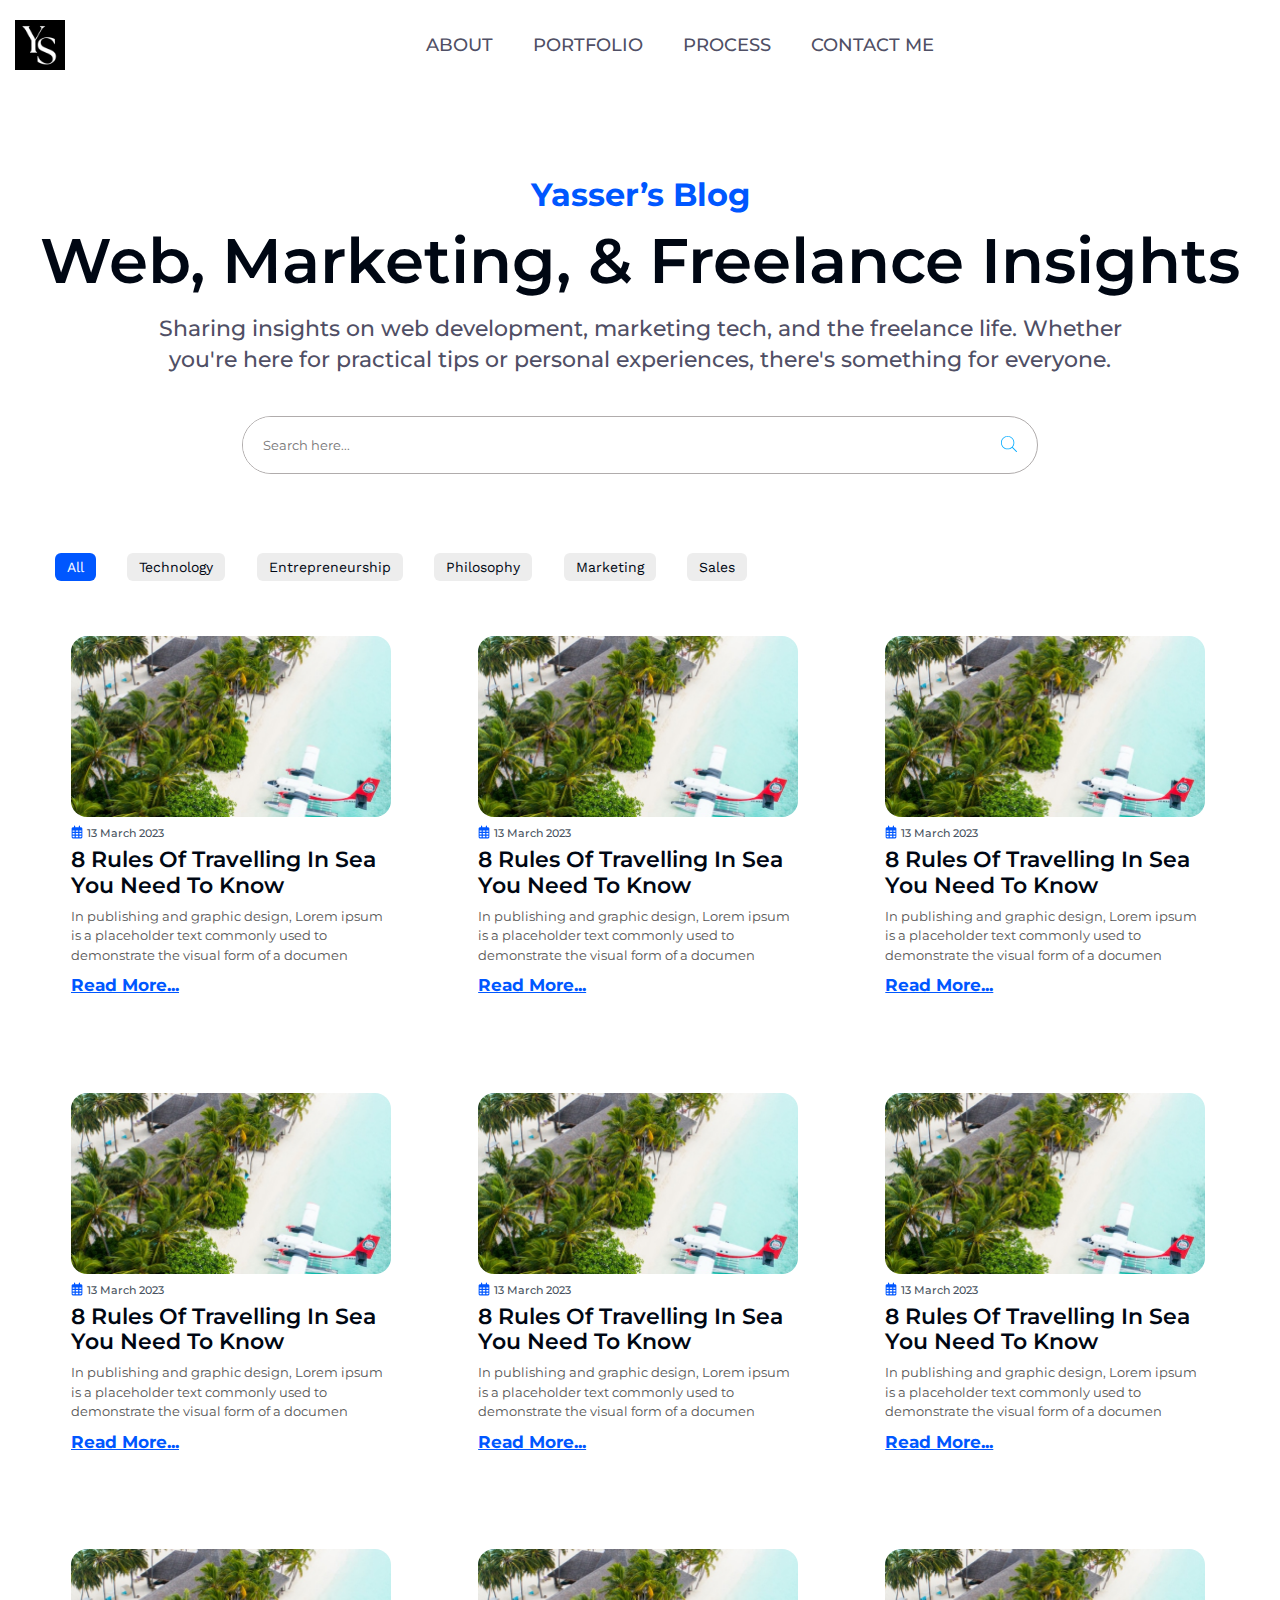
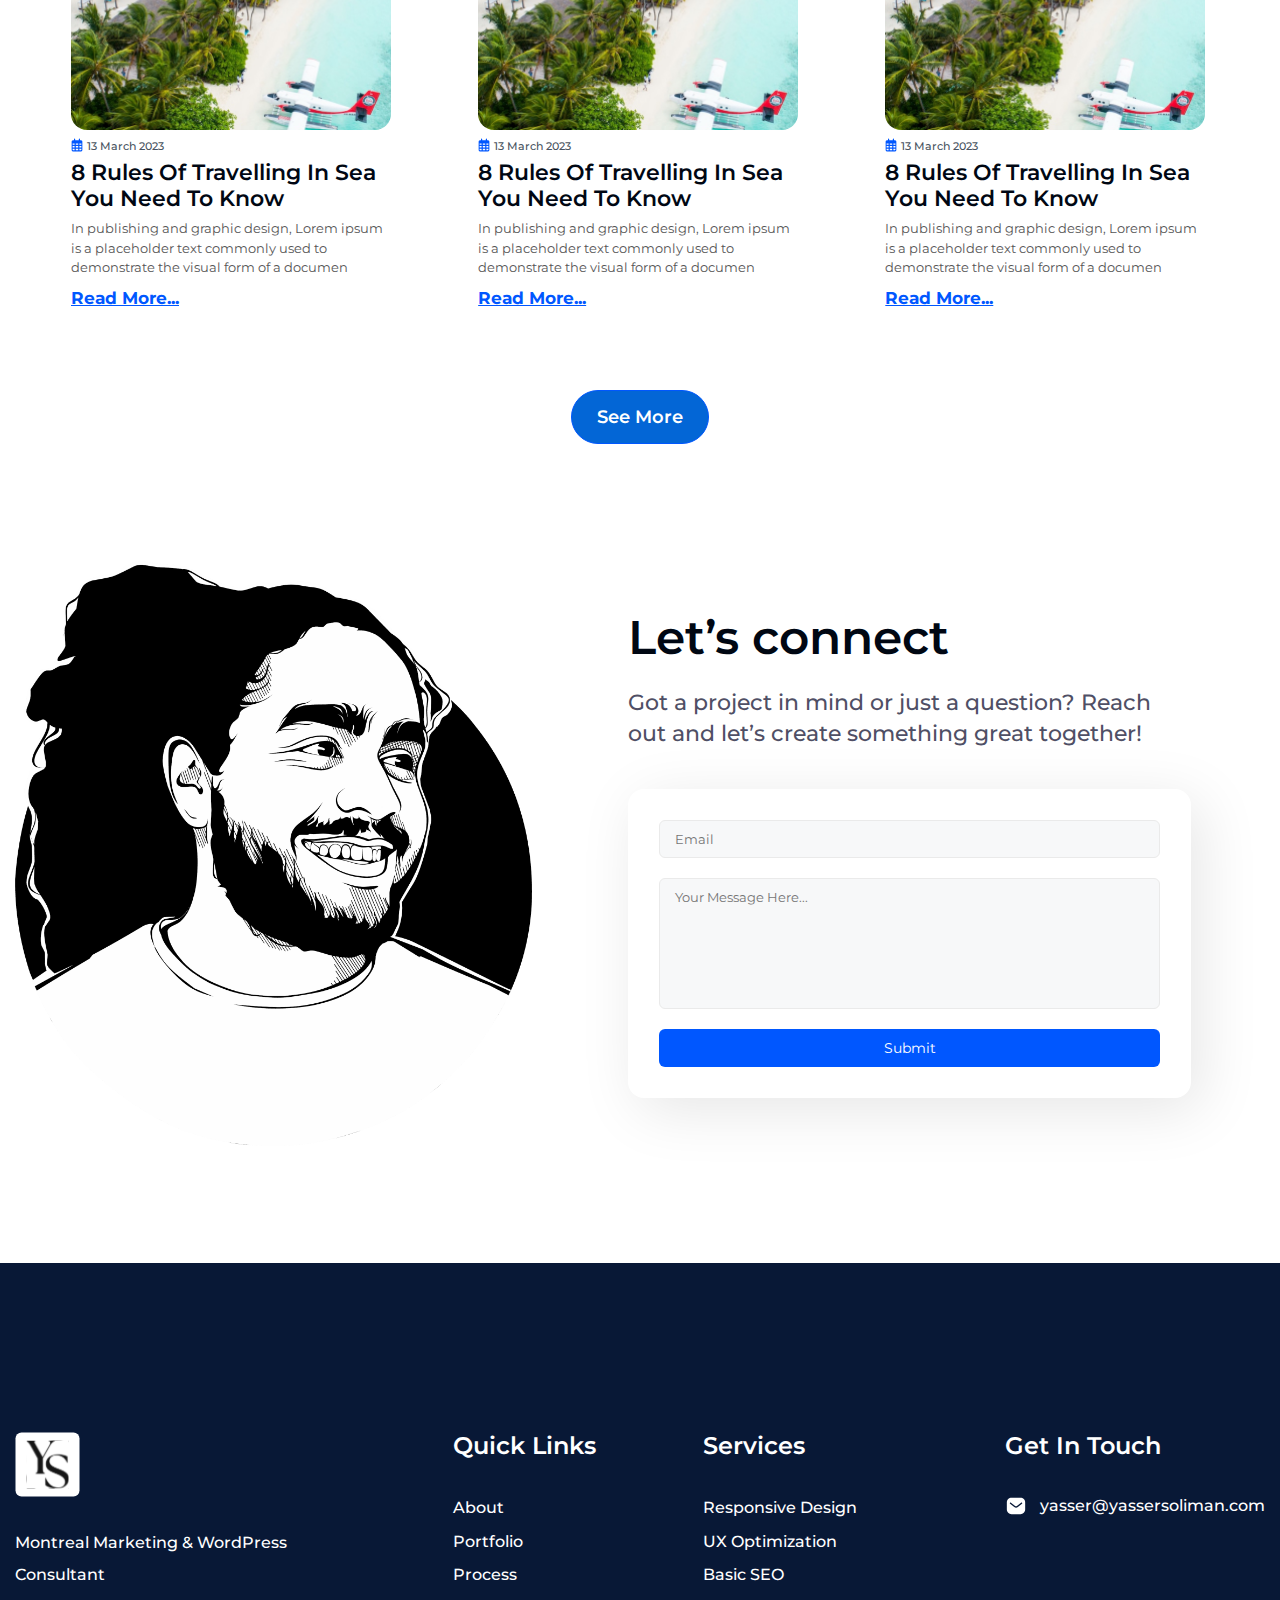
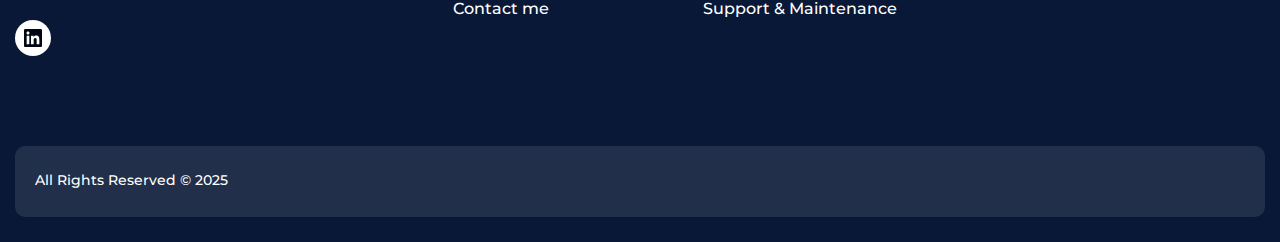
<file: blog.html>
<!DOCTYPE html>
<html lang="en">

<head>
    <meta charset="UTF-8">
    <meta http-equiv="X-UA-Compatible" content="IE=edge">
    <meta name="viewport" content="width=device-width, initial-scale=1.0">
    <meta name="description" content="Yasser’s Blog">


    <script src="js/font-loader.js"></script>
    <link rel="stylesheet" href="css/main-styles.min.css">
    <title>Yasser’s Blog</title>
</head>

<body>
    <button class="scroll-top-button" data-js-scroll-top-button aria-label="sroll page top">
        <span class="scroll-top-button__icon">
            <svg viewBox="0 0 330 512" aria-hidden="true" width="20" height="20" fill-rule="evenodd" clip-rule="evenodd"
                stroke-linejoin="round" stroke-miterlimit="1.414">
                <use xlink:href='img/icons/icons-sprite.svg#arrow-top'></use>
            </svg>
        </span>
    </button>
    <div class="wrapper">
        <header class="header">
            <div class="header__container">
                <a href="/" aria-label="Homepage link" class="header__logo"><img width="50" height="50"
                        src="img/main/logo-black.png" alt="logo"></a>
                <nav class='header-menu'>
                    <button type="button" class="header-menu__close-menu" aria-label="close menu">
                        <span class="header-menu__line header-menu__line-01"></span>
                        <span class="header-menu__line header-menu__line-02"></span>
                    </button>
                    <ul class='header-menu__list'>
                        <li class='header-menu__item'>
                            <a href='#about' data-scroll-link class='header-menu__link'>about</a>
                        </li>
                        <li class='header-menu__item'>
                            <a href='#portfolio' data-scroll-link class='header-menu__link'>portfolio</a>
                        </li>
                        <li class='header-menu__item'>
                            <a href='#process' data-scroll-link class='header-menu__link'>process</a>
                        </li>
                        <li class='header-menu__item'>
                            <a href='#contact' data-scroll-link class='header-menu__link'>contact me</a>
                        </li>
                    </ul>
                </nav>
                <button class='burger-menu' aria-label="open menu">
                    <span class='burger-menu__line burger-menu__line_1'></span>
                    <span class='burger-menu__line burger-menu__line_2'></span>
                    <span class='burger-menu__line burger-menu__line_3'></span>
                </button>
            </div>
        </header>
        <main class="page">
            <section class="blog-hero" aria-labelledby="blog-hero-title">
                <div class="blog-hero__container">
                    <div class="blog-hero__label">Yasser’s Blog</div>
                    <h1 class="blog-hero__title" id="blog-hero-title">Web, Marketing, & Freelance Insights</h1>
                    <div class="blog-hero__subtitle">
                        Sharing insights on web development, marketing tech, and the freelance life. Whether you're here
                        for practical tips or
                        personal experiences, there's something for everyone.
                    </div>
                    <form action="#" class="form-blog-hero">
                        <input id="serch-field" placeholder="Search here..." type="text" class="form-blog-hero__input">
                        <label for="serch-field" class="form-blog-hero__label">
                            <svg fill="#000000" height="16" width="16" viewBox="0 0 488.4 488.4" xml:space="preserve">
                                <use xlink:href='img/icons/icons-sprite.svg#search-icon'></use>
                            </svg>
                        </label>
                    </form>
                </div>
            </section>
            <div class="blog-articles">
                <div class="blog-articles__container" data-filter>
                    <div class="nav-blog-articles">
                        <button type="button" aria-label="filter-category" data-filter-category="all"
                            class="nav-blog-articles__item category _active">
                            All
                        </button>
                        <button type="button" aria-label="filter-category" data-filter-category="technology"
                            class="nav-blog-articles__item category">
                            Technology
                        </button>
                        <button type="button" aria-label="filter-category" data-filter-category="entrepreneurship"
                            class="nav-blog-articles__item category">
                            Entrepreneurship
                        </button>
                        <button type="button" aria-label="filter-category" data-filter-category="philosophy"
                            class="nav-blog-articles__item category">
                            Philosophy
                        </button>
                        <button type="button" aria-label="filter-category" data-filter-category="marketing"
                            class="nav-blog-articles__item category">
                            Marketing
                        </button>
                        <button type="button" aria-label="filter-category" data-filter-category="sales"
                            class="nav-blog-articles__item category">
                            Sales
                        </button>
                    </div>
                    <div class="content-blog-articles">
                        <a href="" class="content-blog-articles__item _show" data-filter-content="technology">
                            <div class="content-blog-articles__image ibg">
                                <img src="img/blog-page/articles/article-image_01.jpg" width="320" height="180" loading="lazy" alt="article-image">
                            </div>
                            <div class="content-blog-articles__date">
                                <div class="content-blog-articles__icon">
                                    <svg width="12" height="14" viewBox="0 0 12 15" fill="none">
                                        <use xlink:href='img/icons/icons-sprite.svg#calendar-icon'></use>
                                    </svg>
                                </div>
                                <time datetime="2023-03-13" class="content-blog-articles__time">13 March 2023</time>
                            </div>
                            <h2 class="content-blog-articles__title">8 Rules of Travelling In Sea You Need To Know</h2>
                            <div class="content-blog-articles__text">
                                In publishing and graphic design, Lorem ipsum is a placeholder text commonly used to
                                demonstrate the visual form of a
                                documen
                            </div>
                            <div class="content-blog-articles__link">Read More...</div>
                        </a>
                        <a href="" class="content-blog-articles__item _show" data-filter-content="technology">
                            <div class="content-blog-articles__image ibg">
                                <img src="img/blog-page/articles/article-image_01.jpg" width="320" height="180" loading="lazy"
                                    alt="article-image">
                            </div>
                            <div class="content-blog-articles__date">
                                <div class="content-blog-articles__icon">
                                    <svg width="12" height="14" viewBox="0 0 12 15" fill="none">
                                        <use xlink:href='img/icons/icons-sprite.svg#calendar-icon'></use>
                                    </svg>
                                </div>
                                <time datetime="2023-03-13" class="content-blog-articles__time">13 March 2023</time>
                            </div>
                            <h2 class="content-blog-articles__title">8 Rules of Travelling In Sea You Need To Know</h2>
                            <div class="content-blog-articles__text">
                                In publishing and graphic design, Lorem ipsum is a placeholder text commonly used to
                                demonstrate the visual form of a
                                documen
                            </div>
                            <div class="content-blog-articles__link">Read More...</div>
                        </a>
                        <a href="" class="content-blog-articles__item _show" data-filter-content="entrepreneurship">
                            <div class="content-blog-articles__image ibg">
                                <img src="img/blog-page/articles/article-image_01.jpg" width="320" height="180" loading="lazy"
                                    alt="article-image">
                            </div>
                            <div class="content-blog-articles__date">
                                <div class="content-blog-articles__icon">
                                    <svg width="12" height="14" viewBox="0 0 12 15" fill="none">
                                        <use xlink:href='img/icons/icons-sprite.svg#calendar-icon'></use>
                                    </svg>
                                </div>
                                <time datetime="2023-03-13" class="content-blog-articles__time">13 March 2023</time>
                            </div>
                            <h2 class="content-blog-articles__title">8 Rules of Travelling In Sea You Need To Know</h2>
                            <div class="content-blog-articles__text">
                                In publishing and graphic design, Lorem ipsum is a placeholder text commonly used to
                                demonstrate the visual form of a
                                documen
                            </div>
                            <div class="content-blog-articles__link">Read More...</div>
                        </a>
                        <a href="" class="content-blog-articles__item _show" data-filter-content="entrepreneurship">
                            <div class="content-blog-articles__image ibg">
                                <img src="img/blog-page/articles/article-image_01.jpg" width="320" height="180" loading="lazy"
                                    alt="article-image">
                            </div>
                            <div class="content-blog-articles__date">
                                <div class="content-blog-articles__icon">
                                    <svg width="12" height="14" viewBox="0 0 12 15" fill="none">
                                        <use xlink:href='img/icons/icons-sprite.svg#calendar-icon'></use>
                                    </svg>
                                </div>
                                <time datetime="2023-03-13" class="content-blog-articles__time">13 March 2023</time>
                            </div>
                            <h2 class="content-blog-articles__title">8 Rules of Travelling In Sea You Need To Know</h2>
                            <div class="content-blog-articles__text">
                                In publishing and graphic design, Lorem ipsum is a placeholder text commonly used to
                                demonstrate the visual form of a
                                documen
                            </div>
                            <div class="content-blog-articles__link">Read More...</div>
                        </a>
                        <a href="" class="content-blog-articles__item _show" data-filter-content="philosophy">
                            <div class="content-blog-articles__image ibg">
                                <img src="img/blog-page/articles/article-image_01.jpg" width="320" height="180" loading="lazy"
                                    alt="article-image">
                            </div>
                            <div class="content-blog-articles__date">
                                <div class="content-blog-articles__icon">
                                    <svg width="12" height="14" viewBox="0 0 12 15" fill="none">
                                        <use xlink:href='img/icons/icons-sprite.svg#calendar-icon'></use>
                                    </svg>
                                </div>
                                <time datetime="2023-03-13" class="content-blog-articles__time">13 March 2023</time>
                            </div>
                            <h2 class="content-blog-articles__title">8 Rules of Travelling In Sea You Need To Know</h2>
                            <div class="content-blog-articles__text">
                                In publishing and graphic design, Lorem ipsum is a placeholder text commonly used to
                                demonstrate the visual form of a
                                documen
                            </div>
                            <div class="content-blog-articles__link">Read More...</div>
                        </a>
                        <a href="" class="content-blog-articles__item _show" data-filter-content="philosophy">
                            <div class="content-blog-articles__image ibg">
                                <img src="img/blog-page/articles/article-image_01.jpg" width="320" height="180" loading="lazy"
                                    alt="article-image">
                            </div>
                            <div class="content-blog-articles__date">
                                <div class="content-blog-articles__icon">
                                    <svg width="12" height="14" viewBox="0 0 12 15" fill="none">
                                        <use xlink:href='img/icons/icons-sprite.svg#calendar-icon'></use>
                                    </svg>
                                </div>
                                <time datetime="2023-03-13" class="content-blog-articles__time">13 March 2023</time>
                            </div>
                            <h2 class="content-blog-articles__title">8 Rules of Travelling In Sea You Need To Know</h2>
                            <div class="content-blog-articles__text">
                                In publishing and graphic design, Lorem ipsum is a placeholder text commonly used to
                                demonstrate the visual form of a
                                documen
                            </div>
                            <div class="content-blog-articles__link">Read More...</div>
                        </a>
                        <a href="" class="content-blog-articles__item _show" data-filter-content="marketing">
                            <div class="content-blog-articles__image ibg">
                                <img src="img/blog-page/articles/article-image_01.jpg" width="320" height="180" loading="lazy"
                                    alt="article-image">
                            </div>
                            <div class="content-blog-articles__date">
                                <div class="content-blog-articles__icon">
                                    <svg width="12" height="14" viewBox="0 0 12 15" fill="none">
                                        <use xlink:href='img/icons/icons-sprite.svg#calendar-icon'></use>
                                    </svg>
                                </div>
                                <time datetime="2023-03-13" class="content-blog-articles__time">13 March 2023</time>
                            </div>
                            <h2 class="content-blog-articles__title">8 Rules of Travelling In Sea You Need To Know</h2>
                            <div class="content-blog-articles__text">
                                In publishing and graphic design, Lorem ipsum is a placeholder text commonly used to
                                demonstrate the visual form of a
                                documen
                            </div>
                            <div class="content-blog-articles__link">Read More...</div>
                        </a>
                        <a href="" class="content-blog-articles__item _show" data-filter-content="marketing">
                            <div class="content-blog-articles__image ibg">
                                <img src="img/blog-page/articles/article-image_01.jpg" width="320" height="180" loading="lazy"
                                    alt="article-image">
                            </div>
                            <div class="content-blog-articles__date">
                                <div class="content-blog-articles__icon">
                                    <svg width="12" height="14" viewBox="0 0 12 15" fill="none">
                                        <use xlink:href='img/icons/icons-sprite.svg#calendar-icon'></use>
                                    </svg>
                                </div>
                                <time datetime="2023-03-13" class="content-blog-articles__time">13 March 2023</time>
                            </div>
                            <h2 class="content-blog-articles__title">8 Rules of Travelling In Sea You Need To Know</h2>
                            <div class="content-blog-articles__text">
                                In publishing and graphic design, Lorem ipsum is a placeholder text commonly used to
                                demonstrate the visual form of a
                                documen
                            </div>
                            <div class="content-blog-articles__link">Read More...</div>
                        </a>
                        <a href="" class="content-blog-articles__item _show" data-filter-content="sales">
                            <div class="content-blog-articles__image ibg">
                                <img src="img/blog-page/articles/article-image_01.jpg" width="320" height="180" loading="lazy"
                                    alt="article-image">
                            </div>
                            <div class="content-blog-articles__date">
                                <div class="content-blog-articles__icon">
                                    <svg width="12" height="14" viewBox="0 0 12 15" fill="none">
                                        <use xlink:href='img/icons/icons-sprite.svg#calendar-icon'></use>
                                    </svg>
                                </div>
                                <time datetime="2023-03-13" class="content-blog-articles__time">13 March 2023</time>
                            </div>
                            <h2 class="content-blog-articles__title">8 Rules of Travelling In Sea You Need To Know</h2>
                            <div class="content-blog-articles__text">
                                In publishing and graphic design, Lorem ipsum is a placeholder text commonly used to
                                demonstrate the visual form of a
                                documen
                            </div>
                            <div class="content-blog-articles__link">Read More...</div>
                        </a>
                    </div>
                    <div class="blog-articles__footer">
                        <button type="button" class="blog-articles__button button">See More</button>
                    </div>
                </div>
            </div>
            <section class="contact" id="contact" data-menu-selected-section aria-labelledby="contact-title">
                <div class="contact__container">
                    <div class="contact__decor">
                        <img src="img/contact/contact-image_01.png" width="550" height="663" loading="lazy" alt="contact-image">
                    </div>
                    <div class="contact__info">
                        <h2 class="contact__title title" id="contact-title">Let’s connect</h2>
                        <div class="contact__subtitle">
                            Got a project in mind or just a question? Reach out and let’s create something great
                            together!
                        </div>
                        <form action="#" class="contact__form form-contact">
                            <input type="email" name="email" placeholder="Email" required class="form-contact__input">
                            <textarea name="message" placeholder="Your Message Here..." class="form-contact__area"></textarea>
                            <button class="form-contact__button">Submit</button>
                        </form>
                    </div>
                </div>
            </section>
        </main>
        <footer class="footer">
            <div class="footer__container">
                <div class="footer__body">
                    <div class="footer__column">
                        <a href="/" class="footer__logo" aria-label="homepage link">
                            <img src="img/main/logo-white.svg" width="65" height="65" loading="lazy" alt=" logo">
                        </a>
                        <div class="footer__subtitle">
                            Montreal Marketing & WordPress Consultant
                        </div>
                        <a href="https://www.linkedin.com/in/yasser-soliman-ba918b16b" aria-label="linkedin link"
                            class="footer__social">
                            <svg width="24" height="24" viewBox="0 0 24 24" fill="none">
                                <use xlink:href='img/icons/icons-sprite.svg#social-icon_01'></use>
                            </svg>
                        </a>
                    </div>
                    <nav class='footer-menu'>
                        <h2 class="footer-menu__title">Quick Links</h2>
                        <ul class='footer-menu__list'>
                            <li class='footer-menu__item'>
                                <a href='#about' data-scroll-link class='footer-menu__link'>About</a>
                            </li>
                            <li class='footer-menu__item'>
                                <a href='#portfolio' data-scroll-link class='footer-menu__link'>Portfolio</a>
                            </li>
                            <li class='footer-menu__item'>
                                <a href='#process' data-scroll-link class='footer-menu__link'>Process</a>
                            </li>
                            <li class='footer-menu__item'>
                                <a href='#contact' data-scroll-link class='footer-menu__link'>Contact me</a>
                            </li>
                        </ul>
                    </nav>
                    <nav class='footer-menu'>
                        <h2 class="footer-menu__title">Services</h2>
                        <ul class='footer-menu__list'>
                            <li class='footer-menu__item'>
                                <a href='#' class='footer-menu__link'>Responsive Design</a>
                            </li>
                            <li class='footer-menu__item'>
                                <a href='#' class='footer-menu__link'>UX Optimization</a>
                            </li>
                            <li class='footer-menu__item'>
                                <a href='#' class='footer-menu__link'>Basic SEO</a>
                            </li>
                            <li class='footer-menu__item'>
                                <a href='#' class='footer-menu__link'>Support & Maintenance</a>
                            </li>
                        </ul>
                    </nav>
                    <nav class='footer-menu'>
                        <h2 class="footer-menu__title">Get In Touch</h2>
                        <ul class='footer-menu__list'>
                            <li class='footer-menu__item'>
                                <a href="mailto:yasser@yassersoliman.com"
                                    class='footer-menu__link footer-menu__link-doble'>
                                    <div class="footer-menu__icon">
                                        <svg fill="none" viewBox="0 0 22 22" height="22" width="22">
                                            <use xlink:href='img/icons/icons-sprite.svg#mail-icon'></use>
                                        </svg>
                                    </div>
                                    <span class="footer-menu__text">yasser@yassersoliman.com</span>
                                </a>
                            </li>
                        </ul>
                    </nav>
                </div>
                <div class="footer__copy">
                    All Rights Reserved © 2025
                </div>
            </div>
        </footer>
    </div>

    <script src="js/script.min.js"></script>
</body>

</html>
</file>
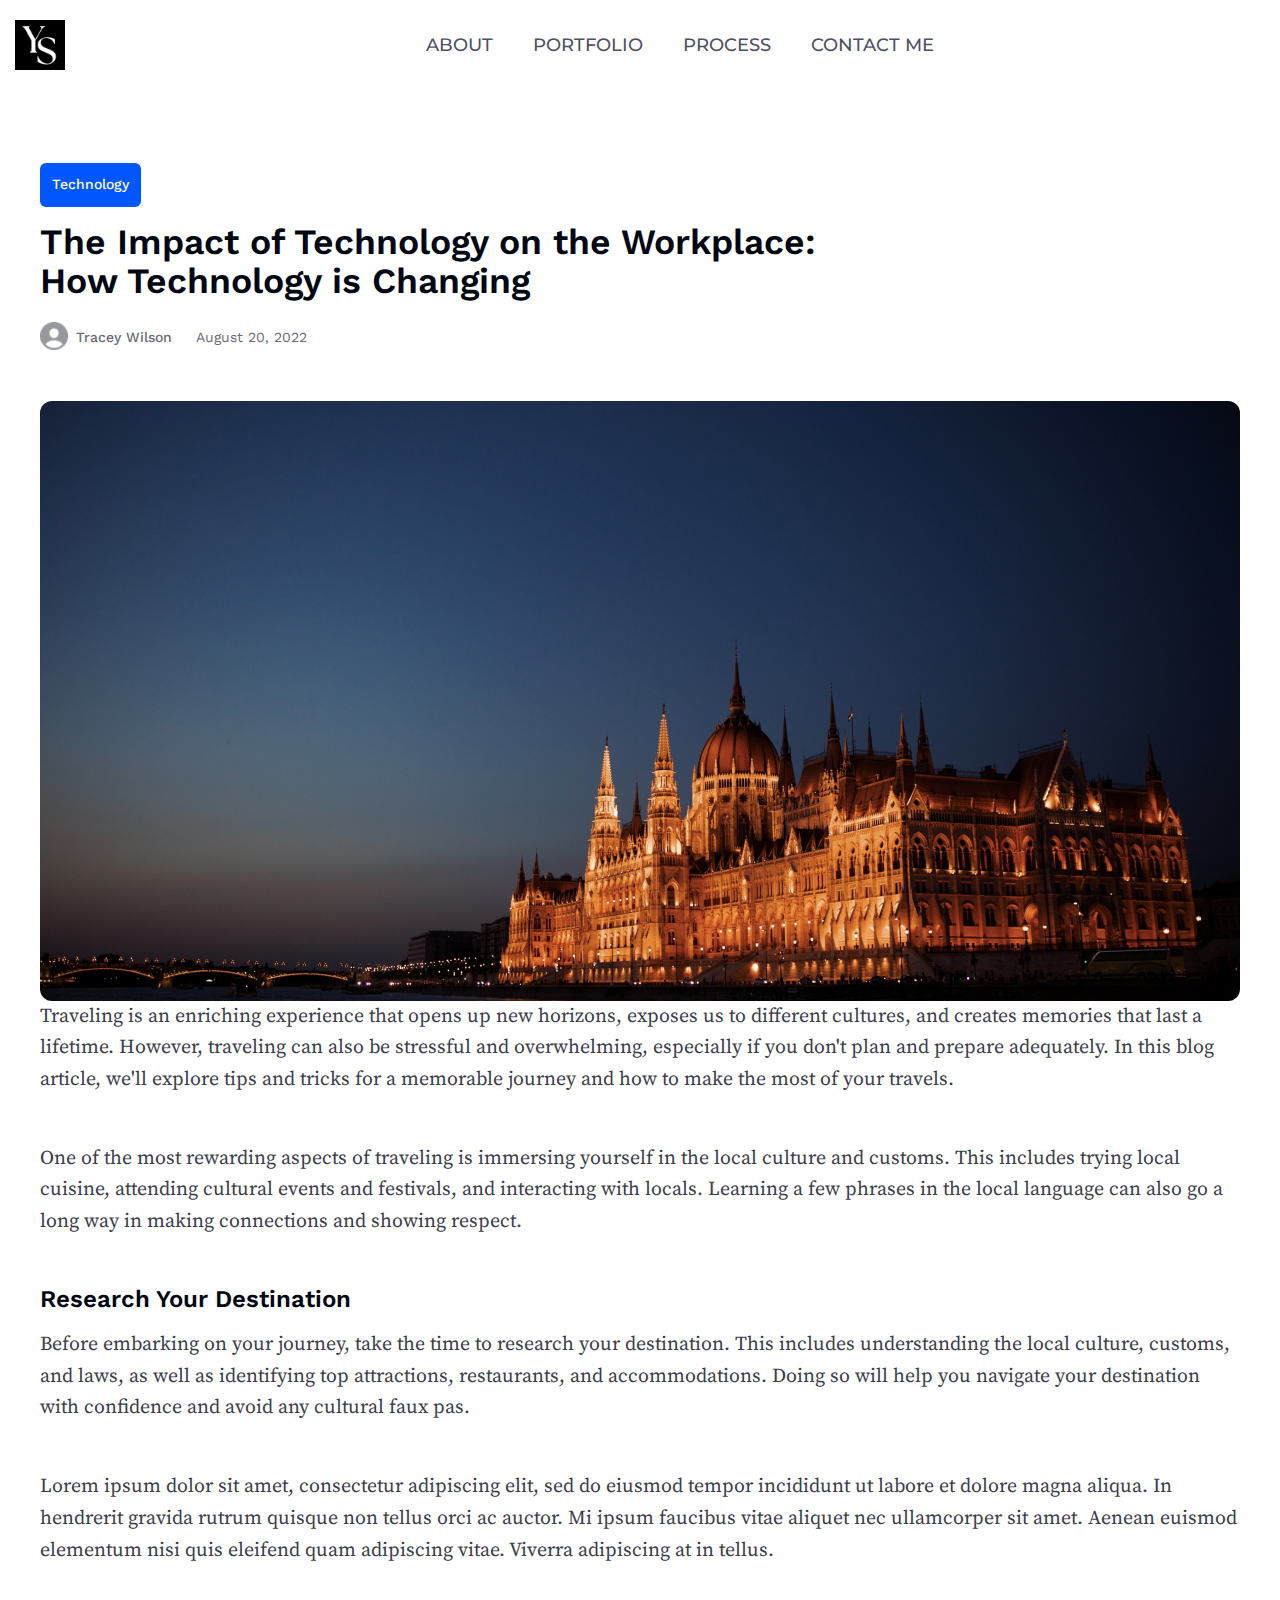
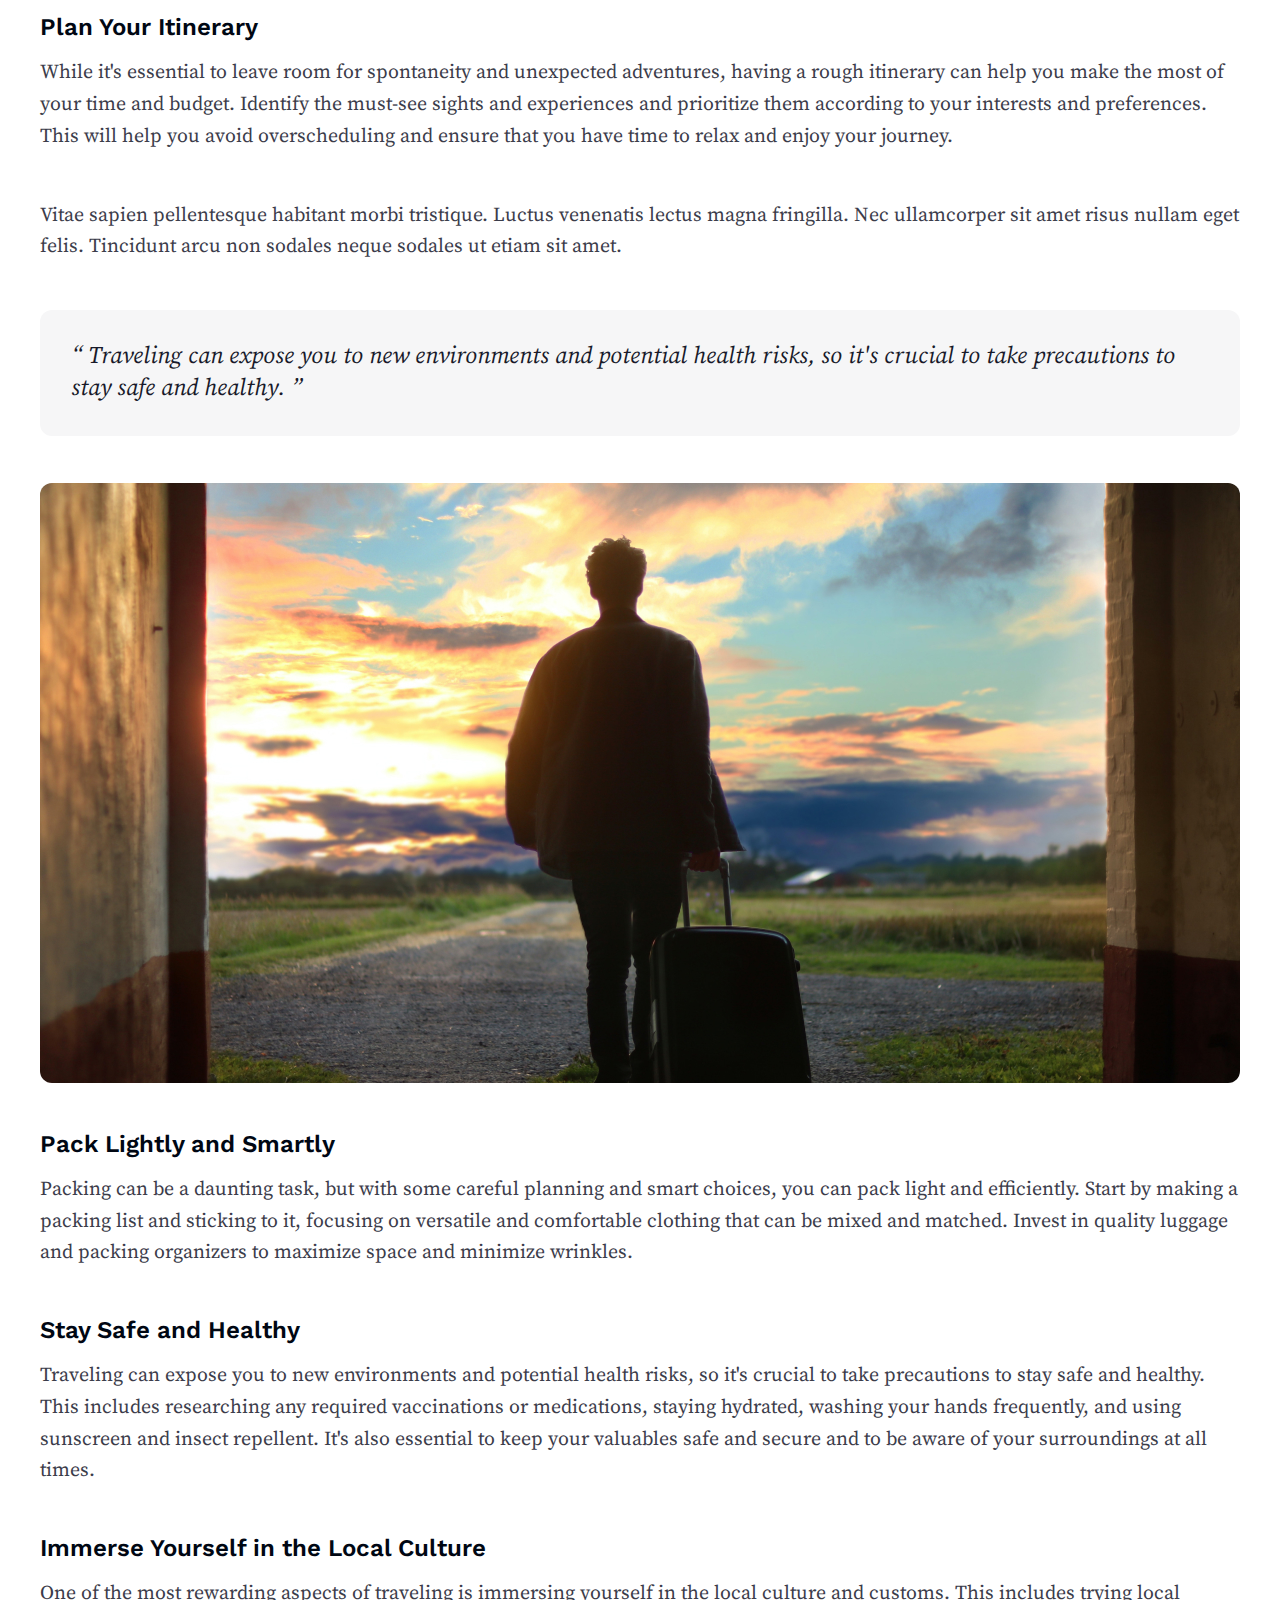
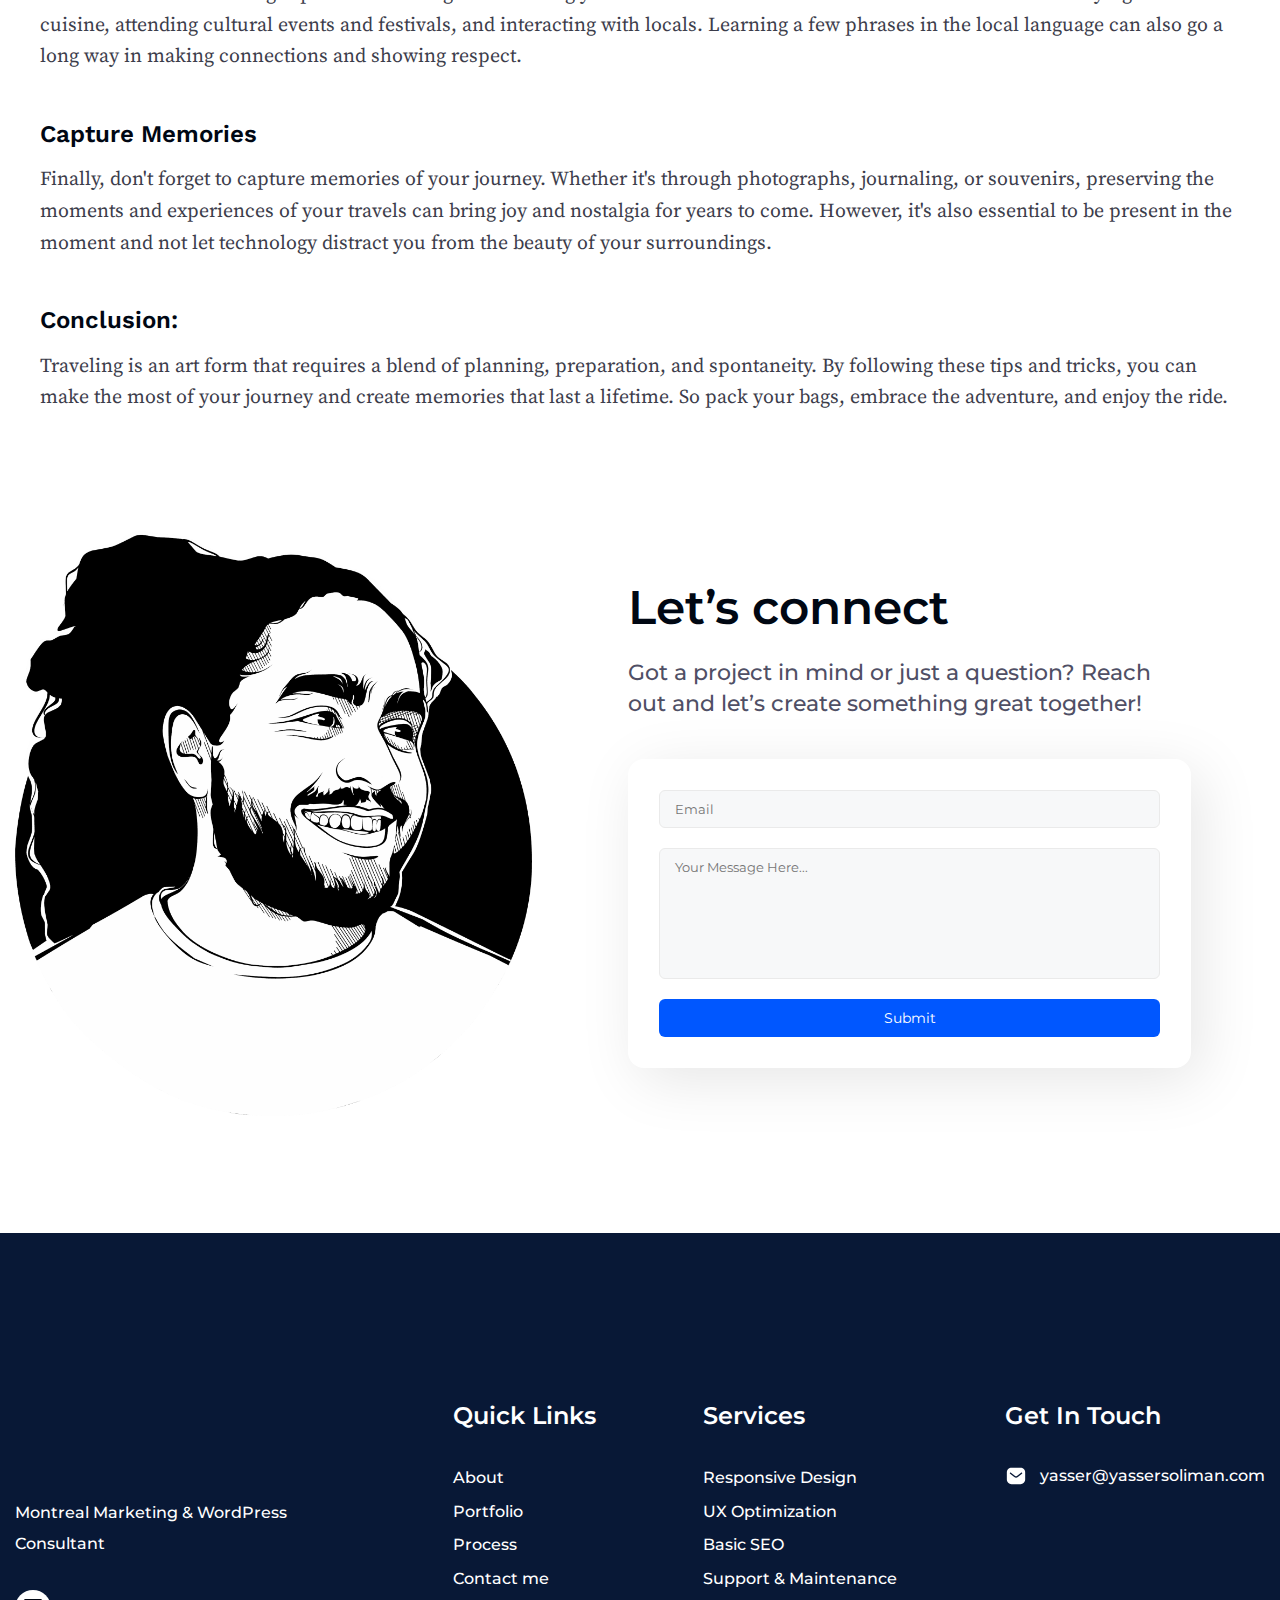
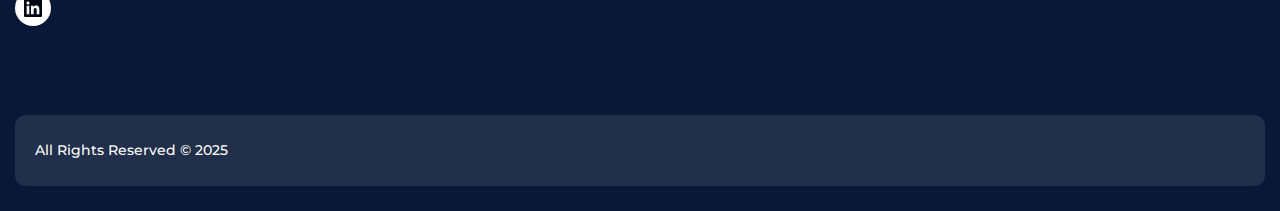
<file: single-blog.html>
<!DOCTYPE html>
<html lang="en">

<head>
    <meta charset="UTF-8">
    <meta http-equiv="X-UA-Compatible" content="IE=edge">
    <meta name="viewport" content="width=device-width, initial-scale=1.0">
    <meta name="description" content="Single Post">


    <script src="js/font-loader.js"></script>
    <link rel="stylesheet" href="css/main-styles.min.css">
    <title>Single Post</title>
</head>

<body>
    <button class="scroll-top-button" data-js-scroll-top-button aria-label="sroll page top">
        <span class="scroll-top-button__icon">
            <svg viewBox="0 0 330 512" aria-hidden="true" width="20" height="20" fill-rule="evenodd" clip-rule="evenodd"
                stroke-linejoin="round" stroke-miterlimit="1.414">
                <use xlink:href='img/icons/icons-sprite.svg#arrow-top'></use>
            </svg>
        </span>
    </button>
    <div class="wrapper">
        <header class="header">
            <div class="header__container">
                <a href="/" aria-label="Homepage link" class="header__logo"><img width="50" height="50"
                        src="img/main/logo-black.png" alt="logo"></a>
                <nav class='header-menu'>
                    <button type="button" class="header-menu__close-menu" aria-label="close menu">
                        <span class="header-menu__line header-menu__line-01"></span>
                        <span class="header-menu__line header-menu__line-02"></span>
                    </button>
                    <ul class='header-menu__list'>
                        <li class='header-menu__item'>
                            <a href='#about' data-scroll-link class='header-menu__link'>about</a>
                        </li>
                        <li class='header-menu__item'>
                            <a href='#portfolio' data-scroll-link class='header-menu__link'>portfolio</a>
                        </li>
                        <li class='header-menu__item'>
                            <a href='#process' data-scroll-link class='header-menu__link'>process</a>
                        </li>
                        <li class='header-menu__item'>
                            <a href='#contact' data-scroll-link class='header-menu__link'>contact me</a>
                        </li>
                    </ul>
                </nav>
                <button class='burger-menu' aria-label="open menu">
                    <span class='burger-menu__line burger-menu__line_1'></span>
                    <span class='burger-menu__line burger-menu__line_2'></span>
                    <span class='burger-menu__line burger-menu__line_3'></span>
                </button>
            </div>
        </header>
        <main class="page">
            <section class="article-blog" aria-labelledby="article-blog-title">
                <div class="article-blog__container">
                    <div class="article-blog__category category _active">Technology</div>
                    <h1 class="article-blog__title" id="article-blog-title">The Impact of Technology on the Workplace:
                        How Technology is Changing</h1>
                    <div class="article-blog__details details-article-blog">
                        <div class="details-article-blog__avatar">
                            <img src="img/single-post-page/body-article-blog_avatar.jpg" width="28" height="28"
                                loading="lazy" alt="avatar">
                        </div>
                        <div class="details-article-blog__name">
                            Tracey Wilson
                        </div>
                        <time class="details-article-blog__date" datetime="2022-08-20">August 20, 2022</time>
                    </div>
                    <div class="body-article-blog">
                        <picture>
                            <source media="(max-width: 500px)" srcset="img/single-post-page/body-article-blog_image__01-mobile.jpg">
                            <img class="body-article-blog__img" src="img/single-post-page/body-article-blog_image__01.jpg"
                                width="1200" height="600" fetchpriority="high" loading="eager" alt="post-image">
                        </picture>
                        <p class="body-article-blog__paragraph">
                            Traveling is an enriching experience that opens up new
                            horizons, exposes us to different cultures, and creates memories
                            that last a lifetime. However, traveling can also be stressful and overwhelming, especially
                            if you don't plan and
                            prepare adequately. In this blog article, we'll explore tips and tricks for a memorable
                            journey and how to make the most
                            of your travels.
                        </p>
                        <p class="body-article-blog__paragraph">
                            One of the most rewarding aspects of traveling is immersing yourself in the local culture
                            and customs. This includes
                            trying local cuisine, attending cultural events and festivals, and interacting with locals.
                            Learning a few phrases in
                            the local language can also go a long way in making connections and showing respect.
                        </p>
                        <h2 class="body-article-blog__title">Research Your Destination</h2>
                        <p class="body-article-blog__paragraph">
                            Before embarking on your journey, take the time to research your destination. This includes
                            understanding the local
                            culture, customs, and laws, as well as identifying top attractions, restaurants, and
                            accommodations. Doing so will help
                            you navigate your destination with confidence and avoid any cultural faux pas.
                        </p>
                        <p class="body-article-blog__paragraph">
                            Lorem ipsum dolor sit amet, consectetur adipiscing elit, sed do eiusmod tempor incididunt ut
                            labore et dolore magna
                            aliqua. In hendrerit gravida rutrum quisque non tellus orci ac auctor. Mi ipsum faucibus
                            vitae aliquet nec ullamcorper
                            sit amet. Aenean euismod elementum nisi quis eleifend quam adipiscing vitae. Viverra
                            adipiscing at in tellus.
                        </p>
                        <h2 class="body-article-blog__title">Plan Your Itinerary</h2>
                        <p class="body-article-blog__paragraph">
                            While it's essential to leave room for spontaneity and unexpected adventures, having a rough
                            itinerary can help you make
                            the most of your time and budget. Identify the must-see sights and experiences and
                            prioritize them according to your
                            interests and preferences. This will help you avoid overscheduling and ensure that you have
                            time to relax and enjoy your
                            journey.
                        </p>
                        <p class="body-article-blog__paragraph">
                            Vitae sapien pellentesque habitant morbi tristique. Luctus venenatis lectus magna fringilla.
                            Nec ullamcorper sit amet
                            risus nullam eget felis. Tincidunt arcu non sodales neque sodales ut etiam sit amet.
                        </p>
                        <blockquote class="body-article-blog__quote">
                            “ Traveling can expose you to new environments and potential health risks, so it's crucial
                            to take precautions to stay
                            safe and healthy. ”
                        </blockquote>
                        <img class="body-article-blog__img" src="img/single-post-page/body-article-blog_image__02.jpg"
                            width="1200" height="600" loading="lazy" alt="post-image">
                        <h2 class="body-article-blog__title">Pack Lightly and Smartly</h2>
                        <p class="body-article-blog__paragraph">
                            Packing can be a daunting task, but with some careful planning and smart choices, you can
                            pack light and efficiently.
                            Start by making a packing list and sticking to it, focusing on versatile and comfortable
                            clothing that can be mixed and
                            matched. Invest in quality luggage and packing organizers to maximize space and minimize
                            wrinkles.
                        </p>
                        <h2 class="body-article-blog__title">Stay Safe and Healthy</h2>
                        <p class="body-article-blog__paragraph">
                            Traveling can expose you to new environments and potential health risks, so it's crucial to take precautions to stay
                            safe and healthy. This includes researching any required vaccinations or medications, staying hydrated, washing your
                            hands frequently, and using sunscreen and insect repellent. It's also essential to keep your valuables safe and secure
                            and to be aware of your surroundings at all times.
                        </p>
                        <h2 class="body-article-blog__title">Immerse Yourself in the Local Culture</h2>
                        <p class="body-article-blog__paragraph">
                            One of the most rewarding aspects of traveling is immersing yourself in the local culture and customs. This includes
                            trying local cuisine, attending cultural events and festivals, and interacting with locals. Learning a few phrases in
                            the local language can also go a long way in making connections and showing respect.
                        </p>
                        <h2 class="body-article-blog__title">Capture Memories</h2>
                        <p class="body-article-blog__paragraph">
                            Finally, don't forget to capture memories of your journey. Whether it's through photographs, journaling, or souvenirs,
                            preserving the moments and experiences of your travels can bring joy and nostalgia for years to come. However, it's also
                            essential to be present in the moment and not let technology distract you from the beauty of your surroundings.
                        </p>
                        <h2 class="body-article-blog__title">Conclusion:</h2>
                        <p class="body-article-blog__paragraph">
                            Traveling is an art form that requires a blend of planning, preparation, and spontaneity. By following these tips and
                            tricks, you can make the most of your journey and create memories that last a lifetime. So pack your bags, embrace the
                            adventure, and enjoy the ride.
                        </p>
                    </div>
                </div>
            </section>
            <section class="contact" id="contact" data-menu-selected-section aria-labelledby="contact-title">
                <div class="contact__container">
                    <div class="contact__decor">
                        <img src="img/contact/contact-image_01.png" width="550" height="663" loading="lazy"
                            alt="contact-image">
                    </div>
                    <div class="contact__info">
                        <h2 class="contact__title title" id="contact-title">Let’s connect</h2>
                        <div class="contact__subtitle">
                            Got a project in mind or just a question? Reach out and let’s create something great
                            together!
                        </div>
                        <form action="#" class="contact__form form-contact">
                            <input type="email" name="email" placeholder="Email" required class="form-contact__input">
                            <textarea name="message" placeholder="Your Message Here..."
                                class="form-contact__area"></textarea>
                            <button class="form-contact__button">Submit</button>
                        </form>
                    </div>
                </div>
            </section>
        </main>
        <footer class="footer">
            <div class="footer__container">
                <div class="footer__body">
                    <div class="footer__column">
                        <a href="/" class="footer__logo" aria-label="homepage link">
                            <img src="img/main/logo-white.svg" width="65" height="65" loading="lazy" alt=" logo">
                        </a>
                        <div class="footer__subtitle">
                            Montreal Marketing & WordPress Consultant
                        </div>
                        <a href="https://www.linkedin.com/in/yasser-soliman-ba918b16b" aria-label="linkedin link"
                            class="footer__social">
                            <svg width="24" height="24" viewBox="0 0 24 24" fill="none">
                                <use xlink:href='img/icons/icons-sprite.svg#social-icon_01'></use>
                            </svg>
                        </a>
                    </div>
                    <nav class='footer-menu'>
                        <h2 class="footer-menu__title">Quick Links</h2>
                        <ul class='footer-menu__list'>
                            <li class='footer-menu__item'>
                                <a href='#about' data-scroll-link class='footer-menu__link'>About</a>
                            </li>
                            <li class='footer-menu__item'>
                                <a href='#portfolio' data-scroll-link class='footer-menu__link'>Portfolio</a>
                            </li>
                            <li class='footer-menu__item'>
                                <a href='#process' data-scroll-link class='footer-menu__link'>Process</a>
                            </li>
                            <li class='footer-menu__item'>
                                <a href='#contact' data-scroll-link class='footer-menu__link'>Contact me</a>
                            </li>
                        </ul>
                    </nav>
                    <nav class='footer-menu'>
                        <h2 class="footer-menu__title">Services</h2>
                        <ul class='footer-menu__list'>
                            <li class='footer-menu__item'>
                                <a href='#' class='footer-menu__link'>Responsive Design</a>
                            </li>
                            <li class='footer-menu__item'>
                                <a href='#' class='footer-menu__link'>UX Optimization</a>
                            </li>
                            <li class='footer-menu__item'>
                                <a href='#' class='footer-menu__link'>Basic SEO</a>
                            </li>
                            <li class='footer-menu__item'>
                                <a href='#' class='footer-menu__link'>Support & Maintenance</a>
                            </li>
                        </ul>
                    </nav>
                    <nav class='footer-menu'>
                        <h2 class="footer-menu__title">Get In Touch</h2>
                        <ul class='footer-menu__list'>
                            <li class='footer-menu__item'>
                                <a href="mailto:yasser@yassersoliman.com"
                                    class='footer-menu__link footer-menu__link-doble'>
                                    <div class="footer-menu__icon">
                                        <svg fill="none" viewBox="0 0 22 22" height="22" width="22">
                                            <use xlink:href='img/icons/icons-sprite.svg#mail-icon'></use>
                                        </svg>
                                    </div>
                                    <span class="footer-menu__text">yasser@yassersoliman.com</span>
                                </a>
                            </li>
                        </ul>
                    </nav>
                </div>
                <div class="footer__copy">
                    All Rights Reserved © 2025
                </div>
            </div>
        </footer>
    </div>

    <script src="js/script.js"></script>
</body>

</html>
</file>
<file: css/main-styles.min.css>
.wrapper,body._lock{overflow:hidden}.scroll-top-button,.wrapper{display:-webkit-box;display:-ms-flexbox}.header._active::after,.scroll-top-button._show{visibility:visible;opacity:1}.header__logo img,img{max-width:100%}.button,.partners__title,.title{font-weight:600}.projects__hover,.wrapper{-webkit-box-orient:vertical}.article-blog,.category{font-family:"Work Sans",Montserrat,sans-serif}*{padding:0;margin:0;border:0}*,:after,:before{-webkit-box-sizing:border-box;box-sizing:border-box}:active,:focus,a:active,a:focus{outline:0}aside,footer,header,nav{display:block}body,html{width:100%;font-size:100%;line-height:1;-ms-text-size-adjust:100%;-moz-text-size-adjust:100%;-webkit-text-size-adjust:100%;-webkit-font-smoothing:antialiased;height:100%}button,input,textarea{font-family:inherit}textarea{resize:none}input::-ms-clear{display:none}button{cursor:pointer;background:0 0}button::-moz-focus-inner{padding:0;border:0}a,a:hover,a:visited{text-decoration:none}ul li{list-style:none}img{vertical-align:top}h1,h2,h3,h4,h5,h6{font-size:inherit;font-weight:400}:root{--contrast:#222222;--contrast-2:#4f4f65;--contrast-3:#68687b;--base:#eaeaea;--base-2:#f7f8f9;--base-3:#ffffff;--accent:#17b890;--accent-2:#287698;--global-color-back:#f2f6ff;--global-color-heading:#000713;--global-color-blue:#0057ff;--global-color-back-secondary:#081836;--global-color-white:#ffffff}body{line-height:145.454545%;font-family:Montserrat,sans-serif;font-weight:500;color:var(--contrast-2);font-size:22px}.wrapper{min-height:100%;display:flex;-webkit-box-direction:normal;-ms-flex-direction:column;flex-direction:column}.button,.category{display:inline-block}.page{-webkit-box-flex:1;-ms-flex:1 1 auto;flex:1 1 auto}[class*=__container]{max-width:1330px;margin:0 auto;padding:0 15px}.title{color:var(--global-color-heading);font-size:48px;line-height:1.22em}.title span{color:var(--global-color-blue)}.button{font-size:1.125rem;padding:.9375rem 1.5625rem;border-radius:3.125rem;border:1px solid var(--global-color-blue);background-color:#0366d6;color:var(--base-3);-webkit-transition:.5s ease-in-out;transition:.5s ease-in-out}@media (max-width:450px){.button{width:100%;text-align:center}}.ibg{position:relative}.ibg img,.ibg video{position:absolute;width:100%;height:100%;top:0;left:0;-o-object-fit:cover;object-fit:cover;-o-object-position:center;object-position:center}.category{padding:.375rem .75rem;background:#ededed;border-radius:.375rem;font-size:.875rem;color:var(--global-color-heading)}.category._active{background:var(--global-color-blue);color:var(--base-3)}@-webkit-keyframes showBlock{0%{opacity:0}100%{opacity:1}}@keyframes showBlock{0%{opacity:0}100%{opacity:1}}.scroll-top-button{position:fixed;z-index:100;bottom:30px;right:30px;height:40px;width:40px;text-align:center;background-color:rgba(0,0,0,.4);color:#fff;border-radius:3px;display:flex;-webkit-box-align:center;-ms-flex-align:center;align-items:center;-webkit-box-pack:center;-ms-flex-pack:center;justify-content:center;-webkit-transition:.3s;transition:.3s;opacity:0;visibility:hidden}.header,.header::after{position:fixed;width:100%;top:0}.content-blog-articles__icon,.footer-menu__icon,.header-menu__list,.scroll-top-button__icon{display:-webkit-box;display:-ms-flexbox;display:flex;-webkit-box-align:center;-ms-flex-align:center;align-items:center;-webkit-box-pack:center;-ms-flex-pack:center;justify-content:center}.header{padding:20px 0;z-index:100;left:0;background-color:var(--base-3)}.header::after{content:"";z-index:50;height:100%;right:0;background-color:rgba(0,0,0,.8);visibility:hidden;opacity:0;-webkit-transition:visibility .2s,opacity .2s;transition:visibility .2s,opacity .2s}.header__container{display:grid;grid-template-columns:50px 1fr;gap:30px;-webkit-box-align:center;-ms-flex-align:center;align-items:center}.header-menu,.header__logo{position:relative;z-index:3}.header-menu__close-menu{width:18px;height:18px;display:-webkit-box;display:-ms-flexbox;display:flex;-webkit-box-align:center;-ms-flex-align:center;align-items:center;position:relative;margin-bottom:20px}.header-menu__line{background:var(--base-3);position:absolute;width:100%;height:2px;top:50%;left:0;-webkit-transform:translate(0,-50%);-ms-transform:translate(0,-50%);transform:translate(0,-50%)}.header-menu__line-01{-webkit-transform:rotate(45deg);-ms-transform:rotate(45deg);transform:rotate(45deg)}.header-menu__line-02{-webkit-transform:rotate(-45deg);-ms-transform:rotate(-45deg);transform:rotate(-45deg)}.header-menu__link{text-transform:uppercase;color:var(--contrast-2);-webkit-transition:.3s;transition:.3s;font-size:1.125rem;position:relative}.header-menu__link::after{content:"";position:absolute;width:0;height:2px;bottom:-3px;left:0;background:var(--global-color-blue);-webkit-transition:.3s;transition:.3s;border-radius:50px}.burger-menu{display:none;width:25px;height:16px;background:0 0;position:relative;z-index:3}.burger-menu__line{background:#000;width:100%;height:2px;border-radius:100px;position:absolute}.burger-menu__line_1{top:0;left:0}.burger-menu__line_2{top:50%;left:0;-webkit-transform:translate(0,-50%);-ms-transform:translate(0,-50%);transform:translate(0,-50%)}.burger-menu__line_3{bottom:0;left:0}.hero{padding-top:200px;padding-bottom:20px;background:url(../img/hero/hero-back.png) left top/contain no-repeat fixed}.partners,.reviews{background-color:var(--global-color-back)}.hero__container{display:-webkit-box;display:-ms-flexbox;display:flex;-webkit-box-align:center;-ms-flex-align:center;align-items:center;gap:50px}.header-reviews,.partners__body{display:-webkit-box;display:-ms-flexbox}.hero__decor,.hero__info,.why-me__body,.why-me__decor{-webkit-box-flex:0;-ms-flex:0 1 50%;flex:0 1 50%}.hero__title{margin-bottom:20px}.hero__subtitle{margin-bottom:31px}.hero__decor img{height:auto}.partners{padding-block:55px}.partners__title{text-align:center;margin-bottom:1.625rem;color:var(--global-color-heading);font-size:28px;line-height:121.428571%}.partners__body{display:flex;-ms-flex-wrap:wrap;flex-wrap:wrap;grid-template-columns:repeat(auto-fit,minmax(192px,1fr));-webkit-box-align:center;-ms-flex-align:center;align-items:center;-webkit-box-pack:center;-ms-flex-pack:center;justify-content:center;-webkit-column-gap:4rem;-moz-column-gap:4rem;column-gap:4rem;row-gap:2rem}.partners__item{-webkit-box-flex:0;-ms-flex:0 1 15%;flex:0 1 15%}@media (max-width:991.98px){.header__container{grid-template-columns:auto auto;-webkit-box-pack:justify;-ms-flex-pack:justify;justify-content:space-between}.header-menu{position:fixed;width:16.5625rem;height:100%;top:0;right:-100%;background:var(--contrast-2);-webkit-transition:.3s;transition:.3s;z-index:100;overflow:auto;padding:20px 20px 40px}.header-menu._active{right:0}.header-menu._active::after{visibility:visible;opacity:1}.header-menu__list{-webkit-box-orient:vertical;-webkit-box-direction:normal;-ms-flex-direction:column;flex-direction:column;-webkit-box-align:start;-ms-flex-align:start;align-items:flex-start}.header-menu__link{color:var(--base-2);font-size:1rem;line-height:375%}.burger-menu{display:block}.partners__body{-webkit-column-gap:3rem;-moz-column-gap:3rem;column-gap:3rem}.partners__item{-webkit-box-flex:0;-ms-flex:0 1 20%;flex:0 1 20%}}.partners__item img{height:auto}.reviews{padding-top:150px;padding-bottom:150px}.header-reviews{display:flex;gap:30px;-webkit-box-align:center;-ms-flex-align:center;align-items:center;-webkit-box-pack:justify;-ms-flex-pack:justify;justify-content:space-between;margin-bottom:50px}.header-reviews__nav{display:-webkit-box;display:-ms-flexbox;display:flex;gap:30px}.header-reviews__button{display:-webkit-box;display:-ms-flexbox;display:flex;-webkit-box-align:center;-ms-flex-align:center;align-items:center;-webkit-box-pack:center;-ms-flex-pack:center;justify-content:center;line-height:1;height:70px;width:70px;background:var(--base-3);border-radius:50%;-webkit-transition:.3s;transition:.3s}.header-reviews__button-prev{-webkit-transform:rotate(-180deg);-ms-transform:rotate(-180deg);transform:rotate(-180deg)}.content-reviews__rating{display:-webkit-box;display:-ms-flexbox;display:flex;gap:4px;margin-bottom:10px}.content-reviews__rating-item._active{color:gold}.content-reviews__text{color:var(--global-color-heading);font-size:20px;margin-bottom:40px}.content-reviews__link{color:var(--accent-2);-webkit-transition:color .1s ease-in-out,background-color .1s ease-in-out;transition:color .1s ease-in-out,background-color .1s ease-in-out}.content-reviews__footer{display:-webkit-box;display:-ms-flexbox;display:flex;-webkit-box-align:center;-ms-flex-align:center;align-items:center;gap:20px}.content-reviews__avatar{border-radius:50%;overflow:hidden;-webkit-box-flex:0;-ms-flex:0 0 45px;flex:0 0 45px}.content-reviews__name{font-size:20px;font-weight:600;color:#3f3f3f}.content-reviews__details{font-size:14px;color:#3f3f3f}.why-me{padding-top:120px}.why-me__container{display:-webkit-box;display:-ms-flexbox;display:flex;gap:6.25rem;-webkit-box-align:center;-ms-flex-align:center;align-items:center}.why-me__decor img{-o-object-fit:cover;object-fit:cover;height:auto}.contact__title,.header-collaboration-journey__title,.why-me__title{margin-bottom:1.25rem}.why-me__subtitle{margin-bottom:1.875rem}.why-me__list{padding-left:15px;margin-bottom:2.0625rem}.why-me__item{list-style:disc}.projects{padding-block:120px;background-color:var(--global-color-back-secondary)}.projects__cards{display:grid;grid-template-columns:repeat(3,1fr);gap:30px;grid-auto-rows:1fr}.projects__card,.projects__hover{display:-webkit-box;display:-ms-flexbox}@media (max-width:991.98px){.header-reviews{-webkit-box-orient:vertical;-webkit-box-direction:normal;-ms-flex-direction:column;flex-direction:column;-webkit-box-align:start;-ms-flex-align:start;align-items:flex-start}.why-me__container{-webkit-box-orient:vertical;-webkit-box-direction:reverse;-ms-flex-direction:column-reverse;flex-direction:column-reverse}.projects__cards{grid-template-columns:repeat(2,1fr)}}@media (max-width:600px){.projects__cards{grid-template-columns:repeat(1,1fr)}}.projects__card{border-radius:50px;overflow:hidden;position:relative;-webkit-transition:.35s ease-in-out;transition:.35s ease-in-out;display:flex;-webkit-box-align:center;-ms-flex-align:center;align-items:center;-webkit-box-pack:center;-ms-flex-pack:center;justify-content:center}.projects__back,.projects__card::after{position:absolute;height:100%;top:0;left:0;width:100%}.projects__card::after{content:"";z-index:0}.projects__card-back-01::after{background:#f0edee}.projects__card-back-02::after{background:#e9f7f7}.projects__card-back-03::after{background:-webkit-gradient(linear,left top,left bottom,color-stop(100%,#def5ff),to(#fff));background:linear-gradient(180deg,#def5ff 100%,#fff)}.projects__card-back-04,.projects__card-back-05{color:var(--global-color-back)}.projects__card-back-04::after{background:#036}.projects__card-back-05::after{background:#000}.projects__card-back-06{color:var(--global-color-heading)}.header-projects,.header-projects__title,.nav-collaboration-journey__item._active .nav-collaboration-journey__text{color:var(--base-3)}.projects__card-back-06::after{background:#48baf9}.projects__card:hover .projects__back,.projects__card:hover .projects__logo{opacity:0;visibility:hidden}.projects__card:hover .projects__hover{opacity:1;visibility:visible}.projects__back{opacity:.25;z-index:1;-webkit-transition:.3s;transition:.3s}.projects__logo{padding:1.5rem;-webkit-transition:.3s;transition:.3s;position:relative;z-index:2}.projects__logo img{-o-object-fit:cover;object-fit:cover}.projects__hover{position:absolute;width:100%;height:100%;top:0;left:0;z-index:10;display:flex;-webkit-box-align:center;-ms-flex-align:center;align-items:center;-webkit-box-pack:center;-ms-flex-pack:center;justify-content:center;-webkit-box-direction:normal;-ms-flex-direction:column;flex-direction:column;-webkit-transition:.35s ease-in-out;transition:.35s ease-in-out;text-align:center;padding:1.5rem;opacity:0;visibility:hidden}.nav-collaboration-journey__icon,.nav-collaboration-journey__text{pointer-events:none;position:relative;z-index:3}.projects__text{font-size:1.125rem;font-weight:700;margin-bottom:1.5625rem}.header-projects{display:-webkit-box;display:-ms-flexbox;display:flex;gap:30px;-webkit-box-align:center;-ms-flex-align:center;align-items:center;-webkit-box-pack:justify;-ms-flex-pack:justify;justify-content:space-between;margin-bottom:50px;-ms-flex-wrap:wrap;flex-wrap:wrap}@media (min-width:1090px){.header-projects__title{max-width:380px}}.collaboration-journey{padding-block:100px;background:url(../img/collaboration-journey/collaboration-journey-back.png) center/contain no-repeat fixed}.header-collaboration-journey{text-align:center;max-width:820px;margin:0 auto 1.925rem}.nav-collaboration-journey{display:grid;grid-template-columns:repeat(4,1fr);gap:10px;margin-bottom:50px}@media (max-width:991.98px){.nav-collaboration-journey{grid-template-columns:repeat(2,1fr)}.nav-collaboration-journey__text{font-size:1rem}}@media (max-width:630px){.nav-collaboration-journey{grid-template-columns:1fr}}.nav-collaboration-journey__item{font-weight:600;background:var(--base-3);color:var(--global-color-heading);padding:15px 20px;font-size:1.25rem;display:-webkit-box;display:-ms-flexbox;display:flex;-webkit-box-align:center;-ms-flex-align:center;align-items:center;gap:.625rem;text-align:left;position:relative;border-radius:16px}.nav-collaboration-journey__item::before{content:"";position:absolute;width:100%;height:100%;top:0;left:0;background:var(--base-3);z-index:2;border-radius:16px;border:1px solid #eee;-webkit-transition:.5s ease-in-out;transition:.5s ease-in-out}.nav-collaboration-journey__item::after{content:"";position:absolute;bottom:-13px;left:26px;width:0;height:0;border-left:15px solid transparent;border-right:15px solid transparent;border-top:22px solid var(--global-color-blue);opacity:0;visibility:hidden;z-index:1;-webkit-transform:translate(0,-13px);-ms-transform:translate(0,-13px);transform:translate(0,-13px)}.nav-collaboration-journey__item._active{color:var(--global-color-blue);border-color:var(--global-color-blue)}.nav-collaboration-journey__item._active .nav-collaboration-journey__icon{background:var(--base-3)}.nav-collaboration-journey__item._active::before{background:var(--global-color-blue);border-color:var(--global-color-blue)}.nav-collaboration-journey__icon{-ms-flex-item-align:center;align-self:center;background:#ffe6e6;border-radius:50%;padding:8px;display:-webkit-box;display:-ms-flexbox;display:flex;-webkit-box-align:center;-ms-flex-align:center;align-items:center;-webkit-box-pack:center;-ms-flex-pack:center;justify-content:center;-webkit-transition:.5s ease-in-out;transition:.5s ease-in-out}.content-collaboration-journey__item{-webkit-box-align:center;-ms-flex-align:center;align-items:center;gap:50px;border-radius:16px;border:1px solid #eee;display:none;padding:50px 75px}.contact__container,.contact__decor{display:-webkit-box;display:-ms-flexbox}.content-collaboration-journey__item._show{display:-webkit-box;display:-ms-flexbox;display:flex;-webkit-animation:.7s linear forwards showBlock;animation:.7s linear forwards showBlock}.content-collaboration-journey__title{font-weight:600;font-size:40px;line-height:122%;margin-bottom:20px;color:var(--global-color-heading)}.content-collaboration-journey__subtitle{margin-bottom:1.925rem}.content-collaboration-journey__decor img{-o-object-fit:cover;object-fit:cover;-o-object-position:center;object-position:center;height:auto}.contact{padding-top:120px;padding-bottom:120px}.contact__container{display:flex;-webkit-box-align:center;-ms-flex-align:center;align-items:center;gap:100px}.content-blog-articles__item,.form-contact{-webkit-box-direction:normal;-webkit-box-orient:vertical}.contact__decor{-webkit-box-flex:0;-ms-flex:0 1 41.35%;flex:0 1 41.35%;width:100%;display:flex;-webkit-box-align:center;-ms-flex-align:center;align-items:center;-webkit-box-pack:center;-ms-flex-pack:center;justify-content:center}.contact__decor img{-o-object-fit:cover;object-fit:cover;-o-object-position:center;object-position:center;height:auto}.contact__info{-webkit-box-flex:0;-ms-flex:0 1 45%;flex:0 1 45%}.contact__subtitle{margin-bottom:40px}.contact__form{padding:32px;border-radius:1rem;background-color:var(--base-3);-webkit-box-shadow:10px 12px 60px rgba(0,0,0,.1019607843);box-shadow:10px 12px 60px rgba(0,0,0,.1019607843)}.form-contact__area,.form-contact__input{color:var(--contrast-2);background-color:var(--base-2);padding:10px 15px;max-width:100%}.form-contact{display:-webkit-box;display:-ms-flexbox;display:flex;-ms-flex-direction:column;flex-direction:column;gap:1.25rem}.form-contact__input{border:1px solid var(--base);border-radius:.375rem}.form-contact__area{border:1px solid var(--base);border-radius:.375rem;min-height:8.1875rem}.form-contact__button{border-color:var(--global-color-blue);background-color:var(--global-color-blue);color:var(--base-3);padding:.625rem 1.25rem;font-size:.875rem;border-radius:.375rem;-webkit-transition:.3s;transition:.3s}.footer{padding-top:175px;padding-bottom:25px;background-color:#081836;color:var(--base-3)}.footer__body{display:grid;grid-template-columns:repeat(4,auto);gap:30px;-webkit-box-pack:justify;-ms-flex-pack:justify;justify-content:space-between}@media (max-width:991.98px){.content-collaboration-journey__item{-webkit-box-orient:vertical;-webkit-box-direction:normal;-ms-flex-direction:column;flex-direction:column}.content-collaboration-journey__decor img{width:unset}.footer__body{grid-template-columns:repeat(3,auto);grid-template-rows:repeat(2,auto)}.footer__column{grid-column:-1/1}}@media (max-width:767.98px){.hero{background-position:left 20%;padding-bottom:70px}.contact__container,.hero__container{-webkit-box-orient:vertical;-webkit-box-direction:reverse;-ms-flex-direction:column-reverse;flex-direction:column-reverse}.partners__item{-webkit-box-flex:0;-ms-flex:0 1 40%;flex:0 1 40%}.footer__body{-webkit-box-pack:start;-ms-flex-pack:start;justify-content:flex-start;grid-template-columns:repeat(2,1fr)}}@media (max-width:390px){.footer__body{-webkit-box-pack:start;-ms-flex-pack:start;justify-content:flex-start;grid-template-columns:repeat(1,1fr)}}@media (min-width:991.98px){.header-menu__close-menu{display:none}.header-menu__list{gap:40px}.header-menu__link._active::after{width:100%}.content-reviews__slide{padding:0 50px}.content-reviews__slide::after{content:"";position:absolute;width:2px;height:0;top:0;right:0;-webkit-transition:1s 1s;transition:1s 1s;background:#d3dff2}.content-reviews__slide.swiper-slide-active::after{height:100%}.why-me{padding-bottom:120px}.projects__card:hover{-webkit-transform:scale(1.1);-ms-transform:scale(1.1);transform:scale(1.1)}.nav-collaboration-journey__item._active::after{opacity:1;visibility:visible;-webkit-transform:translate(0,0);-ms-transform:translate(0,0);transform:translate(0,0);-webkit-transition:-webkit-transform .5s ease-in-out;transition:transform .5s ease-in-out;transition:transform .5s ease-in-out,-webkit-transform .5s ease-in-out}.content-collaboration-journey__info{max-width:600px}.footer__column{max-width:330px}}.footer__logo{display:inline-block;margin-bottom:30px}.footer__subtitle{font-size:1rem;margin-bottom:30px}.footer__social{padding:.375rem;border-radius:50%;display:-webkit-inline-box;display:-ms-inline-flexbox;display:inline-flex;-webkit-box-align:center;-ms-flex-align:center;align-items:center;-webkit-box-pack:center;-ms-flex-pack:center;justify-content:center;color:var(--global-color-heading);background-color:var(--base-3);-webkit-transition:.3s;transition:.3s}.footer__copy{padding:20px;margin-top:90px;border-radius:.625rem;background-color:rgba(255,255,255,.1);color:var(--base-3);font-size:.875rem}.footer-menu{min-width:0}.footer-menu__title{font-weight:600;font-size:24px;line-height:122%;margin-bottom:30px}.blog-hero__label,.blog-hero__title{margin-bottom:1.25rem;line-height:1}.footer-menu__link{font-size:1rem;color:var(--base-3);-webkit-transition:.3s;transition:.3s}.footer-menu__link-doble{display:-webkit-box;display:-ms-flexbox;display:flex;-webkit-box-align:center;-ms-flex-align:center;align-items:center;gap:.8rem}.blog-hero{padding-top:180px;padding-bottom:80px}.blog-articles__footer,.blog-hero__container{text-align:center}.blog-hero__label{font-weight:700;font-size:32px;color:var(--global-color-blue)}.blog-hero__title{color:var(--global-color-heading);font-weight:600;font-size:64px}.blog-hero__subtitle{max-width:61.25rem;margin:0 auto 2.5rem}.form-blog-hero{max-width:49.75rem;margin:0 auto;width:100%;display:-webkit-box;display:-ms-flexbox;display:flex;-webkit-box-align:center;-ms-flex-align:center;align-items:center;border:1px solid #b0acac;border-radius:30px;overflow:hidden;padding-right:1.25rem}.form-blog-hero__input{-webkit-box-flex:1;-ms-flex:1 1 auto;flex:1 1 auto;padding:1.25rem 0 1.25rem 1.25rem}.form-blog-hero__label{color:#0af;-webkit-box-flex:0;-ms-flex:0 0 1rem;flex:0 0 1rem}.form-blog-hero__label svg{stroke:10px}.blog-articles__container{max-width:75rem}.nav-blog-articles{margin-bottom:40px;display:-webkit-box;display:-ms-flexbox;display:flex;gap:32px;-ms-flex-wrap:wrap;flex-wrap:wrap}@media (max-width:1330px){body{font-size:calc(16px + 6 * (100vw - 320px) / 1010)}.title{font-size:calc(36px + 12 * (100vw - 320px) / 1010)}.hero{padding-top:calc(150px + 50 * (100vw - 320px)/ 1010)}.hero__container{gap:calc(30px + 20 * (100vw - 320px)/ 1010)}.hero__title{margin-bottom:calc(15px + 5 * (100vw - 320px)/ 1010)}.partners{padding-block:calc(40px + 15 * (100vw - 320px)/ 1010)}.partners__title{font-size:calc(20px + 8 * (100vw - 320px) / 1010)}.reviews{padding-top:calc(70px + 80 * (100vw - 320px)/ 1010);padding-bottom:calc(70px + 80 * (100vw - 320px)/ 1010)}.header-projects,.header-reviews{margin-bottom:calc(30px + 20 * (100vw - 320px)/ 1010)}.contact__subtitle,.content-reviews__text{margin-bottom:calc(30px + 10 * (100vw - 320px)/ 1010)}.why-me{padding-top:calc(65px + 55 * (100vw - 320px)/ 1010)}.projects{padding-block:calc(60px + 60 * (100vw - 320px)/ 1010)}.collaboration-journey{padding-block:calc(60px + 40 * (100vw - 320px)/ 1010)}.nav-collaboration-journey{margin-bottom:calc(40px + 10 * (100vw - 320px)/ 1010)}.content-collaboration-journey__item{gap:calc(30px + 20 * (100vw - 320px)/ 1010);padding-top:calc(20px + 30 * (100vw - 320px)/ 1010);padding-bottom:calc(20px + 30 * (100vw - 320px)/ 1010);padding-right:calc(10px + 65 * (100vw - 320px)/ 1010);padding-left:calc(10px + 65 * (100vw - 320px)/ 1010)}.content-collaboration-journey__title{font-size:calc(28px + 12 * (100vw - 320px) / 1010);margin-bottom:calc(15px + 5 * (100vw - 320px)/ 1010)}.contact{padding-top:calc(60px + 60 * (100vw - 320px)/ 1010);padding-bottom:calc(60px + 60 * (100vw - 320px)/ 1010)}.contact__container{gap:calc(30px + 70 * (100vw - 320px)/ 1010)}.contact__form{padding:calc(10px + 22 * (100vw - 320px)/ 1010)}.footer{padding-top:calc(60px + 115 * (100vw - 320px)/ 1010)}.footer__copy{padding:calc(15px + 5 * (100vw - 320px)/ 1010);margin-top:calc(30px + 60 * (100vw - 320px)/ 1010)}.footer-menu__title{font-size:calc(18px + 6 * (100vw - 320px) / 1010);margin-bottom:calc(15px + 15 * (100vw - 320px)/ 1010)}.blog-hero{padding-top:calc(150px + 30 * (100vw - 320px)/ 1010);padding-bottom:calc(60px + 20 * (100vw - 320px)/ 1010)}.blog-hero__label{font-size:calc(25px + 7 * (100vw - 320px) / 1010)}.blog-hero__title{font-size:calc(40px + 24 * (100vw - 320px) / 1010)}.nav-blog-articles{margin-bottom:calc(30px + 10 * (100vw - 320px)/ 1010);gap:calc(20px + 12 * (100vw - 320px)/ 1010)}}@media (max-width:360px){.nav-blog-articles{-webkit-box-orient:vertical;-webkit-box-direction:normal;-ms-flex-direction:column;flex-direction:column;gap:10px}}.content-blog-articles{display:grid;grid-template-columns:repeat(auto-fit,minmax(15.625rem,22rem));-webkit-column-gap:57px;-moz-column-gap:57px;column-gap:57px;row-gap:64px;margin-bottom:64px}@media (max-width:1200px){.why-me__container{gap:1.875rem}.projects__logo img{height:auto}.content-blog-articles{grid-template-columns:repeat(auto-fit,minmax(300px,1fr))}}@media (max-width:400px){.content-blog-articles{grid-template-columns:repeat(auto-fit,minmax(280px,1fr))}}.content-blog-articles__item{-ms-flex-direction:column;flex-direction:column;display:none;border-radius:1rem;-webkit-transition:.3s;transition:.3s}@media (min-width:767.98px){.why-me__list{padding-left:4.125rem}.header-projects__subtitle{max-width:640px}.content-blog-articles__item{padding:1rem}}.content-blog-articles__item._show{display:block;-webkit-animation:.7s linear forwards showBlock;animation:.7s linear forwards showBlock}@media (any-hover:hover){.button:hover{background:var(--base-3);color:var(--global-color-blue)}.scroll-top-button:hover{background-color:rgba(0,0,0,.6)}.footer-menu__link:hover,.header-menu__link:hover,.nav-collaboration-journey__item:hover{color:var(--global-color-blue)}.header-reviews__button:hover{background:var(--global-color-blue);color:var(--base-3)}.content-reviews__link:hover{color:var(--accent)}.nav-collaboration-journey__item:hover .nav-collaboration-journey__icon{background:var(--base-3)}.nav-collaboration-journey__item:hover .nav-collaboration-journey__text{color:var(--base-3)}.nav-collaboration-journey__item:hover::before{background:var(--global-color-blue);border-color:var(--global-color-blue)}.form-contact__button:hover{background-color:var(--accent-2)}.footer__social:hover{-webkit-transform:scale(1.1);-ms-transform:scale(1.1);transform:scale(1.1);color:var(--global-color-blue)}.content-blog-articles__item:hover{-webkit-transform:scale(1.1);-ms-transform:scale(1.1);transform:scale(1.1);-webkit-box-shadow:0 0 5px rgba(85,85,85,.3);box-shadow:0 0 5px rgba(85,85,85,.3)}}.content-blog-articles__image{margin-bottom:.5rem;display:block;padding-bottom:56.5%;border-radius:1rem;overflow:hidden}.content-blog-articles__date{display:-webkit-box;display:-ms-flexbox;display:flex;-webkit-box-align:end;-ms-flex-align:end;align-items:flex-end;gap:.25rem;font-size:.6875rem;color:#485360;margin-bottom:.5rem;line-height:1}.content-blog-articles__title{font-weight:600;font-size:22px;line-height:118%;text-transform:capitalize;margin-bottom:.5rem;color:var(--global-color-heading);-webkit-box-flex:1;-ms-flex:1 1 auto;flex:1 1 auto}.content-blog-articles__text{font-weight:400;font-size:.8125rem;line-height:150%;margin-bottom:.5rem;overflow:hidden;text-overflow:ellipsis;display:-webkit-box;-webkit-line-clamp:3;-webkit-box-orient:vertical;color:#555}.content-blog-articles__link{font-weight:700;font-size:1.0625rem;line-height:150%;text-decoration:underline;-webkit-text-decoration-skip-ink:none;text-decoration-skip-ink:none;color:var(--global-color-blue)}.article-blog{padding-top:164px}.article-blog__container{max-width:76.875rem}.article-blog__category{margin-bottom:1rem}.article-blog__title{margin-bottom:1.25rem;font-weight:600;font-size:36px;line-height:111%;color:var(--global-color-heading);max-width:53.125rem}.details-article-blog{display:-webkit-box;display:-ms-flexbox;display:flex;-webkit-box-align:center;-ms-flex-align:center;align-items:center;margin-bottom:48px}.details-article-blog__avatar{margin-right:.5rem}.details-article-blog__name{font-weight:500;font-size:.875rem;line-height:143%;color:#696a75;margin-right:1.5rem}.details-article-blog__date{font-weight:400;font-size:.875rem;line-height:143%;color:#696a75}.body-article-blog__img{-o-object-fit:cover;object-fit:cover;-o-object-position:center;object-position:center;border-radius:12px}@media (max-width:991.98px){.footer__copy{text-align:center}.body-article-blog__img{height:auto;min-height:350px}}.body-article-blog__img:not(:last-child),.body-article-blog__paragraph:not(:last-child),.body-article-blog__quote:not(:last-child){margin-bottom:48px}.body-article-blog__paragraph{font-weight:400;font-family:"Source Serif Pro",Montserrat,sans-serif;font-size:20px;line-height:160%;color:#3b3c4a}.body-article-blog__title{font-weight:600;font-size:24px;line-height:117%;color:var(--global-color-heading);margin-bottom:1rem}.body-article-blog__quote{font-family:"Source Serif Pro",Montserrat,sans-serif;padding:32px;background:#f6f6f7;font-style:italic;font-weight:400;font-size:24px;line-height:133%;color:#181a2a;border-radius:.75rem}@media (max-width:1330px){.content-blog-articles{-webkit-column-gap:calc(20px + 37 * (100vw - 320px)/ 1010);-moz-column-gap:calc(20px + 37 * (100vw - 320px)/ 1010);column-gap:calc(20px + 37 * (100vw - 320px)/ 1010);row-gap:calc(20px + 44 * (100vw - 320px)/ 1010);margin-bottom:calc(40px + 24 * (100vw - 320px)/ 1010)}.content-blog-articles__title{font-size:calc(20px + 2 * (100vw - 320px) / 1010)}.article-blog{padding-top:calc(150px + 14 * (100vw - 320px)/ 1010)}.article-blog__title{font-size:calc(26px + 10 * (100vw - 320px) / 1010)}.details-article-blog{margin-bottom:calc(40px + 8 * (100vw - 320px)/ 1010)}.body-article-blog__img:not(:last-child),.body-article-blog__paragraph:not(:last-child),.body-article-blog__quote:not(:last-child){margin-bottom:calc(30px + 18 * (100vw - 320px)/ 1010)}.body-article-blog__paragraph{font-size:calc(16px + 4 * (100vw - 320px) / 1010)}.body-article-blog__quote{padding:calc(15px + 17 * (100vw - 320px)/ 1010);font-size:calc(20px + 4 * (100vw - 320px) / 1010)}}
</file>
